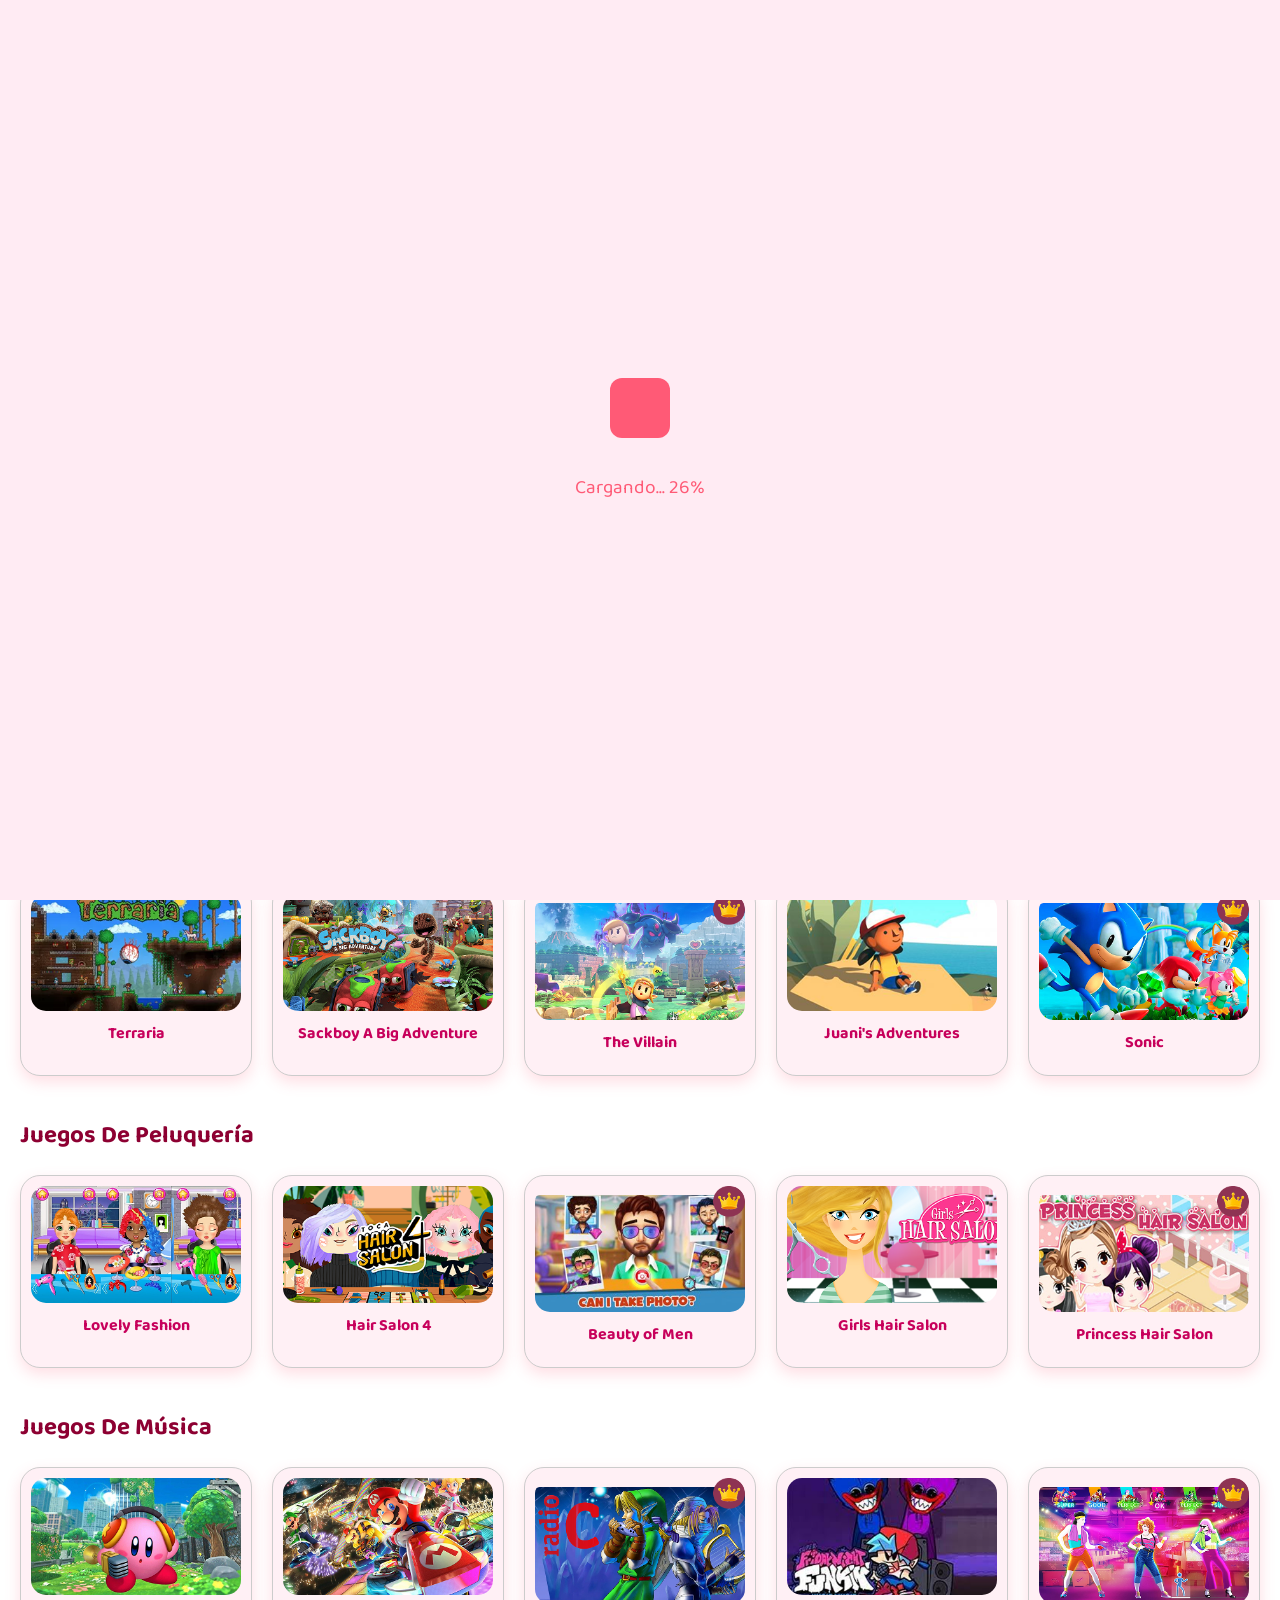
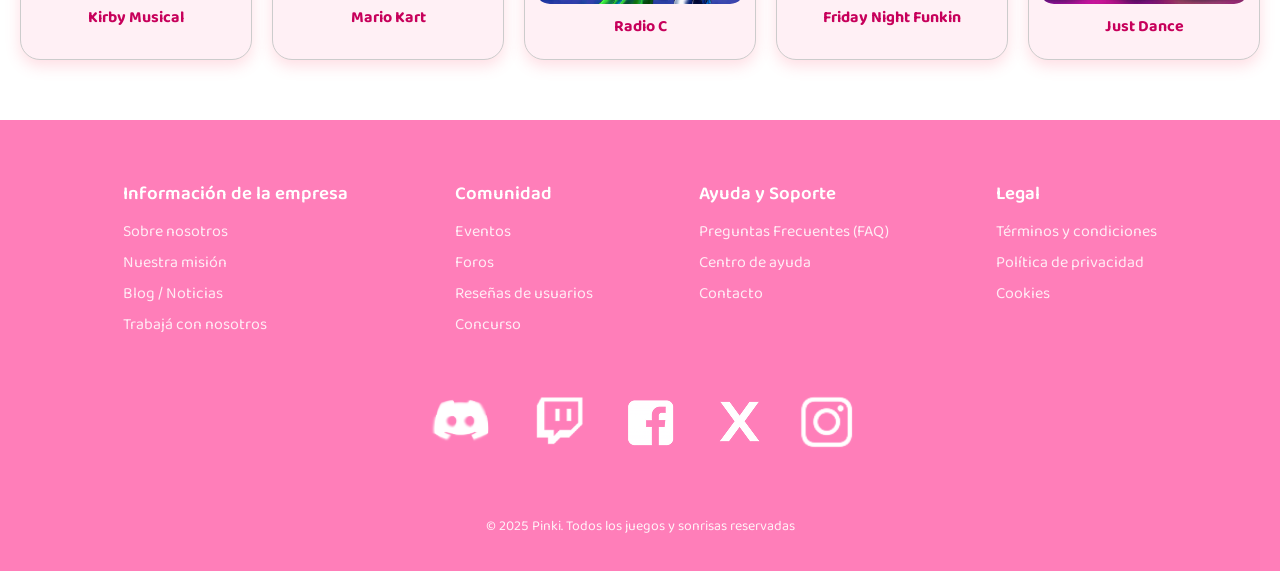
<file: html/index.html>
<!DOCTYPE html>
<html lang="es">
<head>
    <meta charset="UTF-8">
    <meta name="viewport" content="width=device-width, initial-scale=1.0">
    <title>Pinki - Página de Inicio</title>
    <link rel="stylesheet" href="../css/styles.css" > <!-- Ruta al archivo CSS -->
    <link href="https://fonts.googleapis.com/css2?family=Baloo+2:wght@400;600;700&display=swap" rel="stylesheet">
</head>

<body>
    <!-- LOADER SIMULADO -->
<div id="loader">
  <div class="loader-content">
    <div class="spinner"></div>
    <p class="loading-text">Cargando... <span id="progress">0%</span></p>
  </div>
</div>
    <!-- Encabezado -->
    <header class="header">
        <button class="menu-button">
            <img src="../img/menu.png" alt="Menú">
        </button>
        <div class="logo">
            <img src="../img/logo.png" alt="Pinki">
        </div>
        <div class="search">
            <input type="text" placeholder="">
        </div>
        <a href="index.html" class="home-link">
            <img src="../img/icon.png" alt="Inicio">
        </a>
    </header>

    <!-- Menú lateral -->
    <aside class="sidebar">
        <div class="user-info">
            <img src="../img/user-icon.png" alt="">
            <p>princesa123</p>
        </div>
        <nav class="menu">
            <ul>
            <li><img src="../img/beach-icon.png" alt="Juegos de Playa" >playa</li>
            <li><img src="../img/travel-icon.png" alt="Juegos de Viajes">viajes</li>
            <li><img src="../img/cooking-icon.png" alt="Juegos de Cocina">cocina</li>
            <li><img src="../img/clothing-icon.png" alt="Juegos de Ropa">ropa</li>
            <li><img src="../img/music-icon.png" alt="Juegos de Musica">música</li>
            <li><img src="../img/magic-icon.png" alt="Juegos de Magia">magia</li>
            </ul>
        </nav>
    </aside>

    <!-- Fondo semitransparente para cerrar el menú -->
    <div class="overlay"></div>

    
    <!-- Contenido principal -->
    <main class="main-content">
        <section class="games-section">
  <h2>Juegos Destacados</h2>

  <div class="carousel-container">
    <button class="carousel-btn prev">&#10094;</button>

    <div class="carousel-track">
      <div class="game-card">
        <img src="../img/peg.png" alt="Peg Solitaire - Hello Kitty">
        <p>Peg Solitaire - Hello Kitty</p>
        <button class="play-btn" onclick="location.href='pegSolitarie.html'">Jugar</button>
      </div>
      <div class="game-card">
        <img src="../img/frozenCard.png" alt="Blocka">
        <p>Blocka-Frozen</p>
        <button class="play-btn" onclick="location.href='blocka.html'">Jugar</button>
      </div>
      <div class="game-card">
        <img src="../img/draw-cats.png" alt="Draw Cats">
        <p>Draw Cats</p>
        <button class="play-btn">Comprar</button>
      </div>
      <div class="game-card">
        <img src="../img/bird.png" alt="Bird">
        <p>Flappy Bird</p>
        <button class="play-btn" onclick="location.href='flappyBird.html'">Jugar</button>
      </div>
      <div class="game-card">
        <img src="../img/princess-peach.png" alt="Princess Peach">
        <p>Princess Peach</p>
        <button class="play-btn">Comprar</button>
      </div>
    </div>

    <button class="carousel-btn next">&#10095;</button>
  </div>

  
</section>

          <!-- Sección: Juegos de Moda -->
        <section class="games-section">
            <h2>Juegos De Moda</h2>
            <div class="games-grid">
                <div class="game-card">
                    <img src="../img/cooking-with-laura.png" alt="Cooking with Laura">
                    <p>Cooking with Laura</p>
                    <button class="play-btn">Jugar</button>
                </div>
                <div class="game-card">
                    <img src="../img/glam-girl.png" alt="Glam Girl">
                    <p>Glam Girl</p>
                    <button class="play-btn">Jugar</button>
                </div>
                <div class="game-card">
                    <img src="../img/fun-afternoon.png" alt="Fun Afternoon">
                    <p>Fun Afternoon</p>
                    <button class="play-btn">Comprar</button>
                </div>
                <div class="game-card">
                    <img src="../img/adventures-of-barbie.png" alt="The Adventures of Barbie">
                    <p>The Adventures of Barbie</p>
                    <button class="play-btn">Jugar</button>
                </div>
                <div class="game-card">
                    <img src="../img/barbie-project-friendship.png" alt="Barbie Project Friendship">
                    <p>Barbie Project Friendship</p>
                    <button class="play-btn">Comprar</button>
                </div>
            </div>
        </section>

        <!-- Sección: Juegos de Viajes -->
        <section class="games-section">
            <h2>Juegos De Viajes</h2>
            <div class="games-grid">
                <div class="game-card">
                    <img src="../img/terraria.png" alt="Terraria">
                    <p>Terraria</p>
                    <button class="play-btn">Jugar</button>
                </div>
                <div class="game-card">
                    <img src="../img/sackboy.png" alt="Sackboy A Big Adventure">
                    <p>Sackboy A Big Adventure</p>
                    <button class="play-btn">Jugar</button>
                </div>
                <div class="game-card">
                    <img src="../img/the-villain.png" alt="The Villain">
                    <p>The Villain</p>
                    <button class="play-btn">Comprar</button>
                </div>
                <div class="game-card">
                    <img src="../img/juani-adventures.png" alt="Juani's Adventures">
                    <p>Juani's Adventures</p>
                    <button class="play-btn">Jugar</button>
                </div>
                <div class="game-card">
                    <img src="../img/sonic.png" alt="Sonic">
                    <p>Sonic</p>
                    <button class="play-btn">Comprar</button>
                </div>
            </div>
        </section>

        <!-- Sección: Juegos de Peluquería -->
        <section class="games-section">
            <h2>Juegos De Peluquería</h2>
            <div class="games-grid">
                <div class="game-card">
                    <img src="../img/lovely-fashion.png" alt="Lovely Fashion">
                    <p>Lovely Fashion</p>
                    <button class="play-btn">Jugar</button>
                </div>
                <div class="game-card">
                    <img src="../img/hair-salon-4.png" alt="Hair Salon 4">
                    <p>Hair Salon 4</p>
                    <button class="play-btn">Jugar</button>
                </div>
                <div class="game-card">
                    <img src="../img/beauty-of-men.png" alt="Beauty of Men">
                    <p>Beauty of Men</p>
                    <button class="play-btn">Comprar</button>
                </div>
                <div class="game-card">
                    <img src="../img/girls-hair-salon.png" alt="Girls Hair Salon">
                    <p>Girls Hair Salon</p>
                    <button class="play-btn">Jugar</button>
                </div>
                <div class="game-card">
                    <img src="../img/princess-hair-salon.png" alt="Princess Hair Salon">
                    <p>Princess Hair Salon</p>
                    <button class="play-btn">Comprar</button>
                </div>
            </div>
        </section>

        <!-- Sección: Juegos de Música -->
        <section class="games-section">
            <h2>Juegos De Música</h2>
            <div class="games-grid">
                <div class="game-card">
                    <img src="../img/kirby-musical.png" alt="Kirby Musical">
                    <p>Kirby Musical</p>
                    <button class="play-btn">Jugar</button>
                </div>
                <div class="game-card">
                    <img src="../img/mario-kart.png" alt="Mario Kart">
                    <p>Mario Kart</p>
                    <button class="play-btn">Jugar</button>
                </div>
                <div class="game-card">
                    <img src="../img/radio-c.png" alt="Radio C">
                    <p>Radio C</p>
                    <button class="play-btn">Comprar</button>
                </div>
                <div class="game-card">
                    <img src="../img/friday-night-funkin.png" alt="Friday Night Funkin">
                    <p>Friday Night Funkin</p>
                    <button class="play-btn">Jugar</button>
                </div>
                <div class="game-card">
                    <img src="../img/just-dance.png" alt="Just Dance">
                    <p>Just Dance</p>
                    <button class="play-btn">Comprar</button>
                </div>
            </div>
        </section>
    </main>

    <!-- Pie de página -->
 <footer class="footer">
  <div class="footer-container">
    <div class="footer-column">
      <h3>Información de la empresa</h3>
      <ul>
        <li><a href="#">Sobre nosotros</a></li>
        <li><a href="#">Nuestra misión</a></li>
        <li><a href="#">Blog / Noticias</a></li>
        <li><a href="#">Trabajá con nosotros</a></li>
      </ul>
    </div>

    <div class="footer-column">
      <h3>Comunidad</h3>
      <ul>
        <li><a href="#">Eventos</a></li>
        <li><a href="#">Foros</a></li>
        <li><a href="#">Reseñas de usuarios</a></li>
        <li><a href="#">Concurso</a></li>
      </ul>
    </div>

    <div class="footer-column">
      <h3>Ayuda y Soporte</h3>
      <ul>
        <li><a href="#">Preguntas Frecuentes (FAQ)</a></li>
        <li><a href="#">Centro de ayuda</a></li>
        <li><a href="#">Contacto</a></li>
      </ul>
    </div>

    <div class="footer-column">
      <h3>Legal</h3>
      <ul>
        <li><a href="#">Términos y condiciones</a></li>
        <li><a href="#">Política de privacidad</a></li>
        <li><a href="#">Cookies</a></li>
      </ul>
    </div>
 </div>

    <div class="social-icons">
        <a href="#"><img src="../img/discord.png" alt="Discord"></a>
        <a href="#"><img src="../img/twich.png" alt="Twitch"></a>
        <a href="#"><img src="../img/facebook.png" alt="Facebook"></a>
        <a href="#"><img src="../img/twitter.png" alt="X"></a>
        <a href="#"><img src="../img/instagram.png" alt="Instagram"></a>
    </div>
 
    <p class="footer-copy">© 2025 Pinki. Todos los juegos y sonrisas reservadas</p>
</footer>



<script src="../js/main.js"></script>
</body>
</html>
</file>
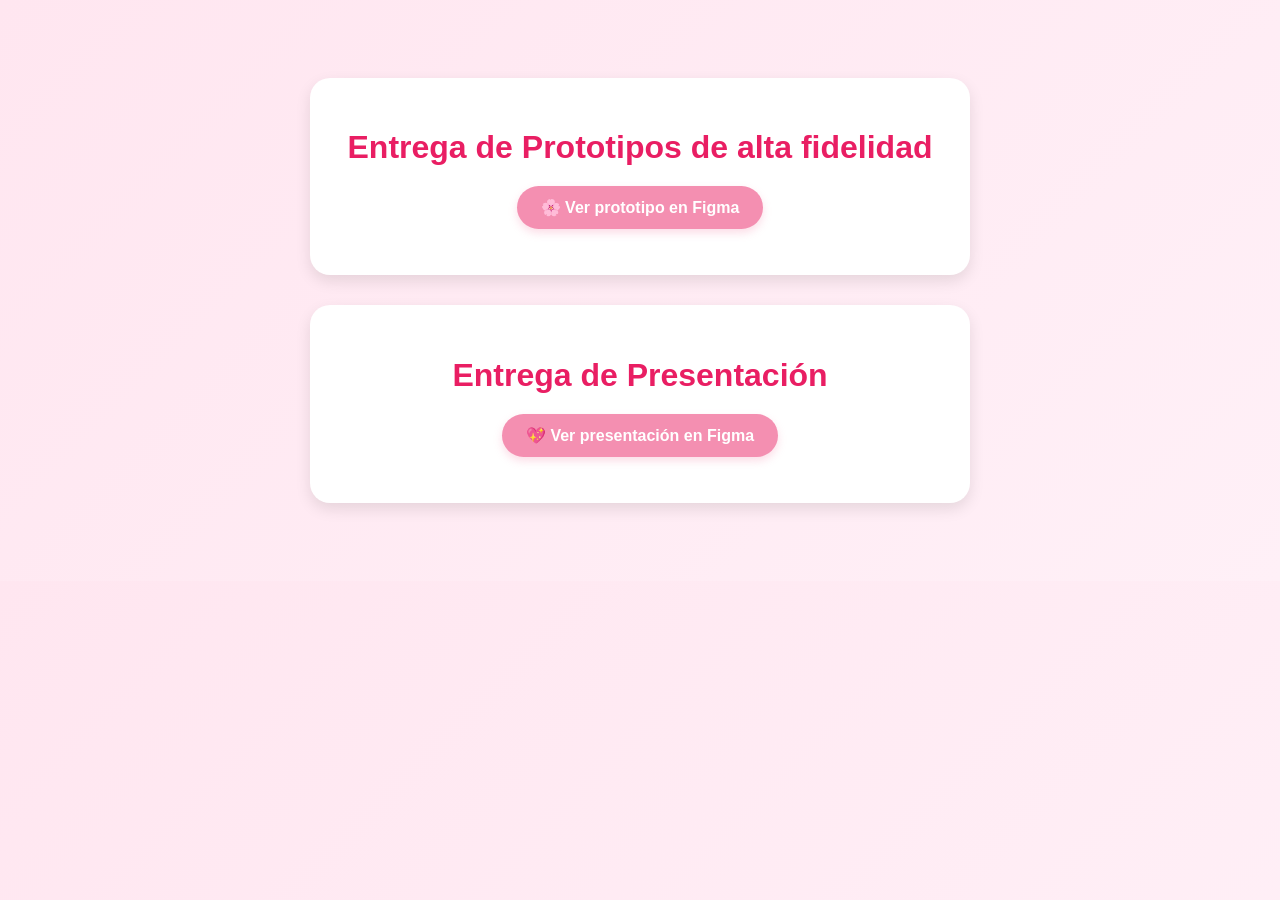
<file: figma.html>
<!DOCTYPE html>
<html lang="es">
<head>
  <meta charset="UTF-8">
  <meta name="viewport" content="width=device-width, initial-scale=1.0">
  <title>Entrega Nº1</title>
  <style>
    body {
      font-family: "Segoe UI", Arial, sans-serif;
      padding: 40px;
      background: linear-gradient(135deg, #ffe6f0, #fff0f7);
      color: #4a2c4c;
      text-align: center;
    }

    h1 {
      color: #e91e63;
      margin-bottom: 20px;
    }

    ul {
      list-style: none;
      padding: 0;
    }

    li {
      margin: 15px 0;
    }

    a {
      display: inline-block;
      padding: 12px 24px;
      border-radius: 30px;
      background-color: #f48fb1;
      color: white;
      font-weight: bold;
      text-decoration: none;
      transition: all 0.3s ease;
      box-shadow: 0 4px 8px rgba(244, 143, 177, 0.3);
    }

    a:hover {
      background-color: #ec407a;
      transform: translateY(-2px);
      box-shadow: 0 6px 12px rgba(236, 64, 122, 0.4);
    }

    .card {
      background: white;
      border-radius: 20px;
      padding: 30px;
      margin: 30px auto;
      max-width: 600px;
      box-shadow: 0 6px 15px rgba(0,0,0,0.1);
    }
  </style>
</head>
<body>
  <div class="card">
    <h1>Entrega de Prototipos de alta fidelidad</h1>
    <ul>
      <li>
        <a href="https://www.figma.com/design/PtU7GW13QwHUPRXmFco2ZA/interfaces?node-id=0-1&t=1teTfTjZM6A0VelZ-1" target="_blank">
          🌸 Ver prototipo en Figma
        </a>
      </li>
    </ul>
  </div>

  <div class="card">
    <h1>Entrega de Presentación</h1>
    <ul>
      <li>
        <a href="https://www.figma.com/proto/PtU7GW13QwHUPRXmFco2ZA/interfaces?node-id=43-7&t=48mcH6fiFnSCxy5K-1&scaling=min-zoom&content-scaling=fixed&page-id=43%3A5&starting-point-node-id=43%3A7&show-proto-sidebar=1" target="_blank">
          💖 Ver presentación en Figma
        </a>
      </li>
    </ul>
  </div>
</body>
</html>
</file>
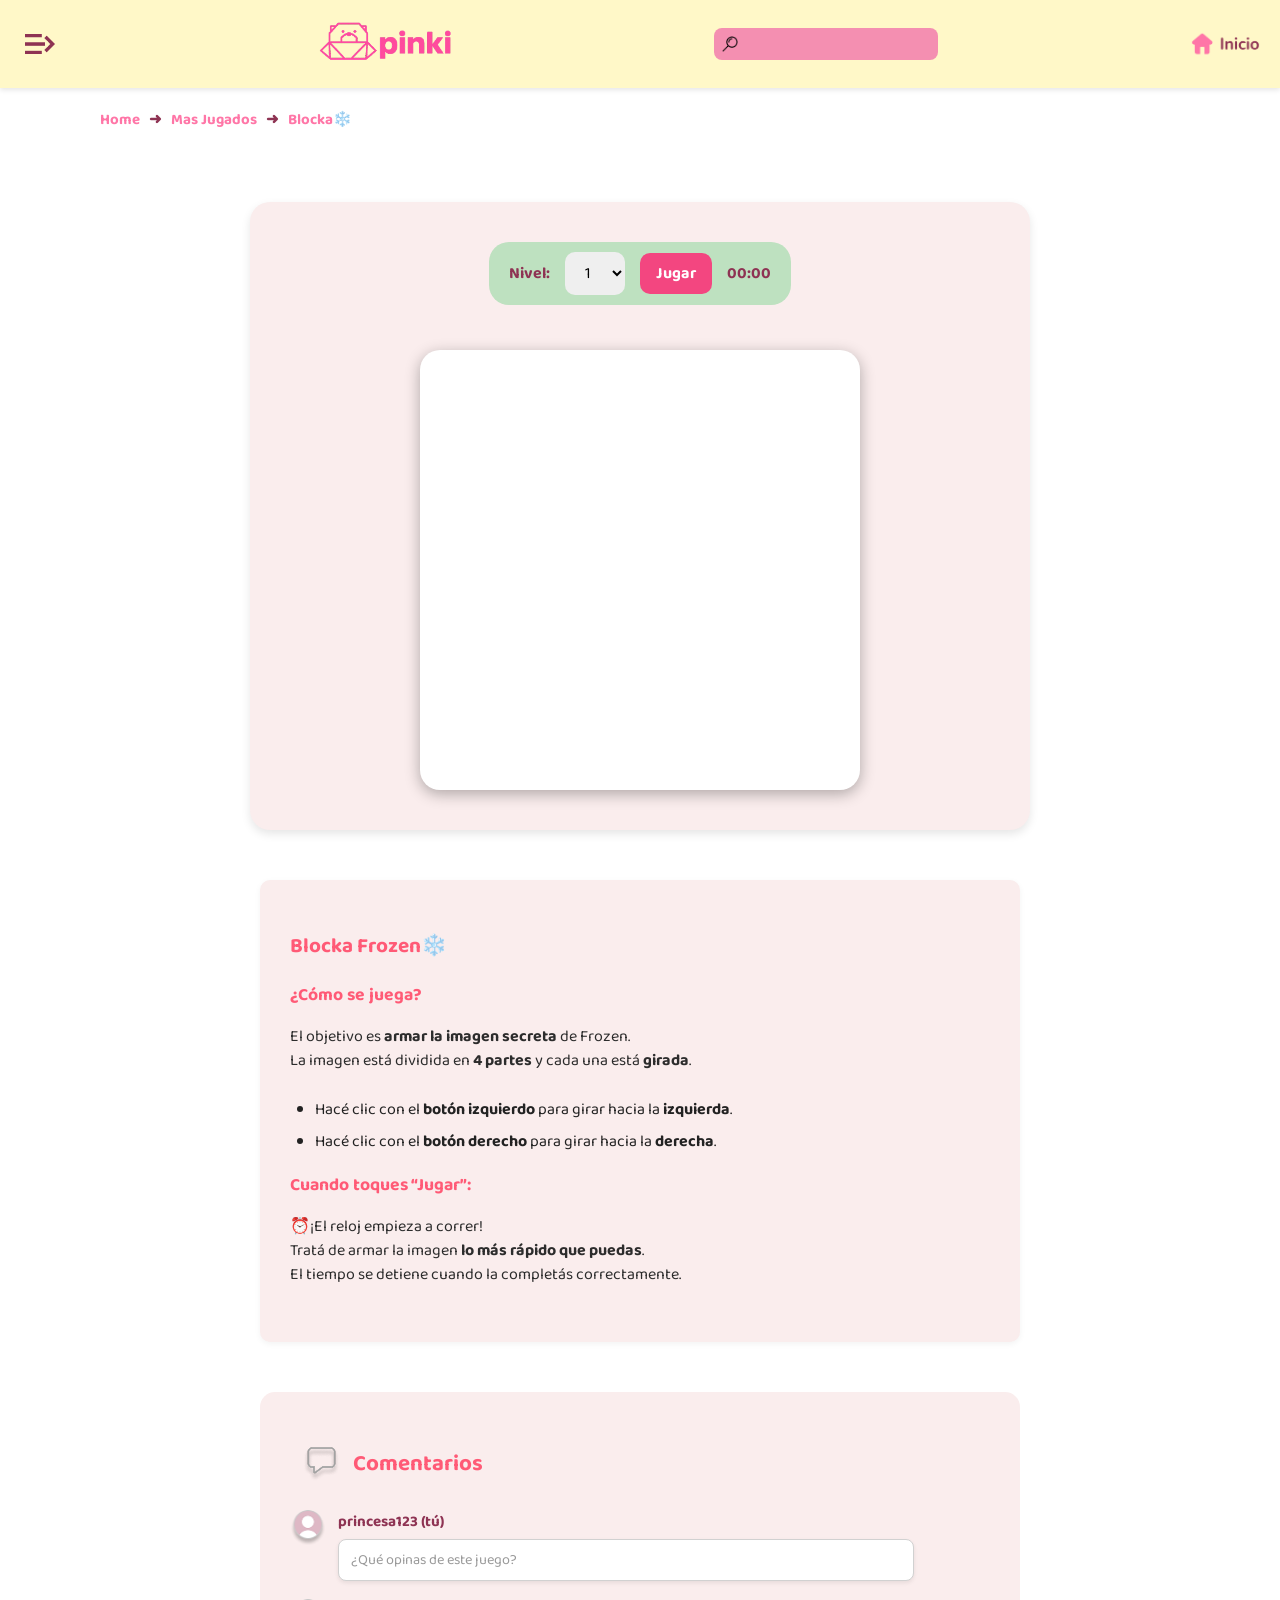
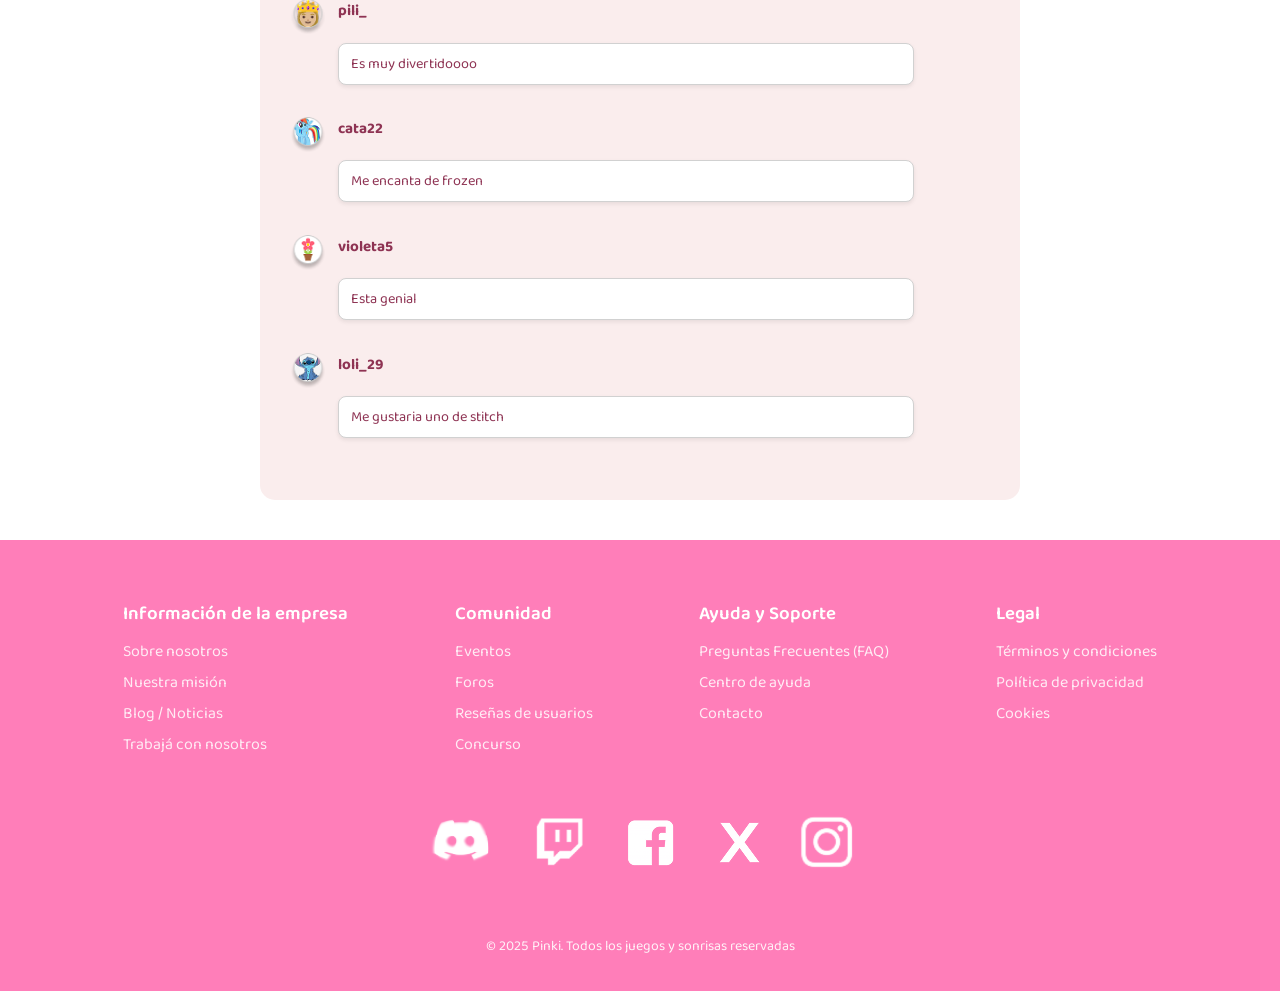
<file: html/blocka.html>
<!DOCTYPE html>
<html lang="es">
<head>
  <meta charset="UTF-8">
  <meta name="viewport" content="width=device-width, initial-scale=1.0">
  <title>Pinki - Blocka</title>
  <link rel="stylesheet" href="../css/blocka.css">
  <link href="https://fonts.googleapis.com/css2?family=Baloo+2:wght@400;600;700&display=swap" rel="stylesheet">
</head>
<body>

   <!-- Encabezado -->
    <header class="header">
        <button class="menu-button">
            <img src="../img/menu.png" alt="Menú">
        </button>
        <div class="logo">
            <img src="../img/logo.png" alt="Pinki">
        </div>
        <div class="search">
            <input type="text" placeholder="">
        </div>
        <a href="index.html" class="home-link">
          <img src="../img/icon.png" alt="Inicio">
        </a>
    </header>

    <!-- Menú lateral -->
    <aside class="sidebar">
        <div class="user-info">
            <img src="../img/user-icon.png" alt="">
            <p>princesa123</p>
        </div>
        <nav class="menu">
            <ul>
            <li><img src="../img/beach-icon.png" alt="Juegos de Playa">playa</li>
            <li><img src="../img/travel-icon.png" alt="Juegos de Viajes">viajes</li>
            <li><img src="../img/cooking-icon.png" alt="Juegos de Cocina">cocina</li>
            <li><img src="../img/clothing-icon.png" alt="Juegos de Ropa">ropa</li>
            <li><img src="../img/music-icon.png" alt="Juegos de Musica">música</li>
            <li><img src="../img/magic-icon.png" alt="Juegos de Magia">magia</li>
            </ul>
        </nav>
    </aside>

    <!-- Fondo semitransparente para cerrar el menú -->
    <div class="overlay"></div>

    <nav class="breadcrumb">
        <a href="index.html">Home</a>
        <span>➜</span>
        <a href="#">Mas Jugados</a>
        <span>➜</span>
        <a href="blocka.html" class="active">Blocka❄️</a>
    </nav>

    <div class="content-bar"></div>
    <!-- Juego -->
    <main>
        <section class="game-area">
      <div class="controls">
        <label for="level-select">Nivel:</label>
        <select id="level-select">
          <option value="1">1</option>
          <option value="2">2</option>
          <option value="3">3</option>
        </select>
        <button id="play-btn">Jugar</button>
        <span id="timer">00:00</span>
      </div>

      <div id="board" class="board"></div>
    </section>
        <!--Instruccion de juego-->
        <div class="instrucciones">
            <h2>Blocka Frozen❄️</h2>

             <h3>¿Cómo se juega?</h3>
  <p>El objetivo es <strong>armar la imagen secreta</strong> de Frozen.<br>
  La imagen está dividida en <strong>4 partes</strong> y cada una está <strong>girada</strong>.</p>

  <ul>
    <li>Hacé clic con el <strong>botón izquierdo</strong> para girar hacia la <strong>izquierda</strong>.</li>
    <li>Hacé clic con el <strong>botón derecho</strong> para girar hacia la <strong>derecha</strong>.</li>
  </ul>

  <h3>Cuando toques “Jugar”:</h3>
  <p>⏰¡El reloj empieza a correr!<br>
  Tratá de armar la imagen <strong>lo más rápido que puedas</strong>.<br>
  El tiempo se detiene cuando la completás correctamente.</p>
</section>
        </div>

        <!--Comentarios-->
        <div class="comentarios-container">
            <h2><i class="fa-regular fa-comments"></i> <img src="../img/comentario.png" alt=""> Comentarios</h2>

            <div class="comentario usuario-actual">
            <img src="../img/princesa123.png" alt="avatar">
            <div class="comentario-info">
                <p class="nombre"><strong>princesa123</strong> (tú)</p>
                <input type="text" placeholder="¿Qué opinas de este juego?">
            </div>
            </div>

        <div class="comentario">
            <img src="../img/juani04.png" alt="avatar">
            <div class="comentario-info">
            <p class="nombre">pili_</p>
            <p class="mensaje">Es muy divertidoooo</p>
            </div>
        </div>

        <div class="comentario">
            <img src="../img/luli11.png" alt="avatar">
            <div class="comentario-info">
                <p class="nombre">cata22</p>
                <p class="mensaje">Me encanta de frozen</p>
            </div>
        </div>

        <div class="comentario">
            <img src="../img/violeta5.png" alt="avatar">
            <div class="comentario-info">
                <p class="nombre">violeta5</p>
                <p class="mensaje">Esta genial</p>
            </div>
        </div>

        <div class="comentario">
            <img src="../img/loli_29.png" alt="avatar">
            <div class="comentario-info">
                <p class="nombre">loli_29</p>
                <p class="mensaje">Me gustaria uno de stitch</p>
            </div>
        </div>
        </div>

    </main>

    <!-- FOOTER -->
    <footer class="footer">
        <div class="footer-container">
            <div class="footer-column">
            <h3>Información de la empresa</h3>
            <ul>
                <li><a href="#">Sobre nosotros</a></li>
                <li><a href="#">Nuestra misión</a></li>
                <li><a href="#">Blog / Noticias</a></li>
                <li><a href="#">Trabajá con nosotros</a></li>
            </ul>
            </div>

            <div class="footer-column">
            <h3>Comunidad</h3>
            <ul>
                <li><a href="#">Eventos</a></li>
                <li><a href="#">Foros</a></li>
                <li><a href="#">Reseñas de usuarios</a></li>
                <li><a href="#">Concurso</a></li>
            </ul>
            </div>

            <div class="footer-column">
            <h3>Ayuda y Soporte</h3>
            <ul>
                <li><a href="#">Preguntas Frecuentes (FAQ)</a></li>
                <li><a href="#">Centro de ayuda</a></li>
                <li><a href="#">Contacto</a></li>
            </ul>
            </div>

            <div class="footer-column">
            <h3>Legal</h3>
            <ul>
                <li><a href="#">Términos y condiciones</a></li>
                <li><a href="#">Política de privacidad</a></li>
                <li><a href="#">Cookies</a></li>
            </ul>
            </div>
        </div>

            <div class="social-icons">
                <a href="#"><img src="../img/discord.png" alt="Discord"></a>
                <a href="#"><img src="../img/twich.png" alt="Twitch"></a>
                <a href="#"><img src="../img/facebook.png" alt="Facebook"></a>
                <a href="#"><img src="../img/twitter.png" alt="X"></a>
                <a href="#"><img src="../img/instagram.png" alt="Instagram"></a>
            </div>
    
        <p class="footer-copy">© 2025 Pinki. Todos los juegos y sonrisas reservadas</p>
    </footer>

  <script src="../js/blocka.js"></script>
</body>
</html>
</file>
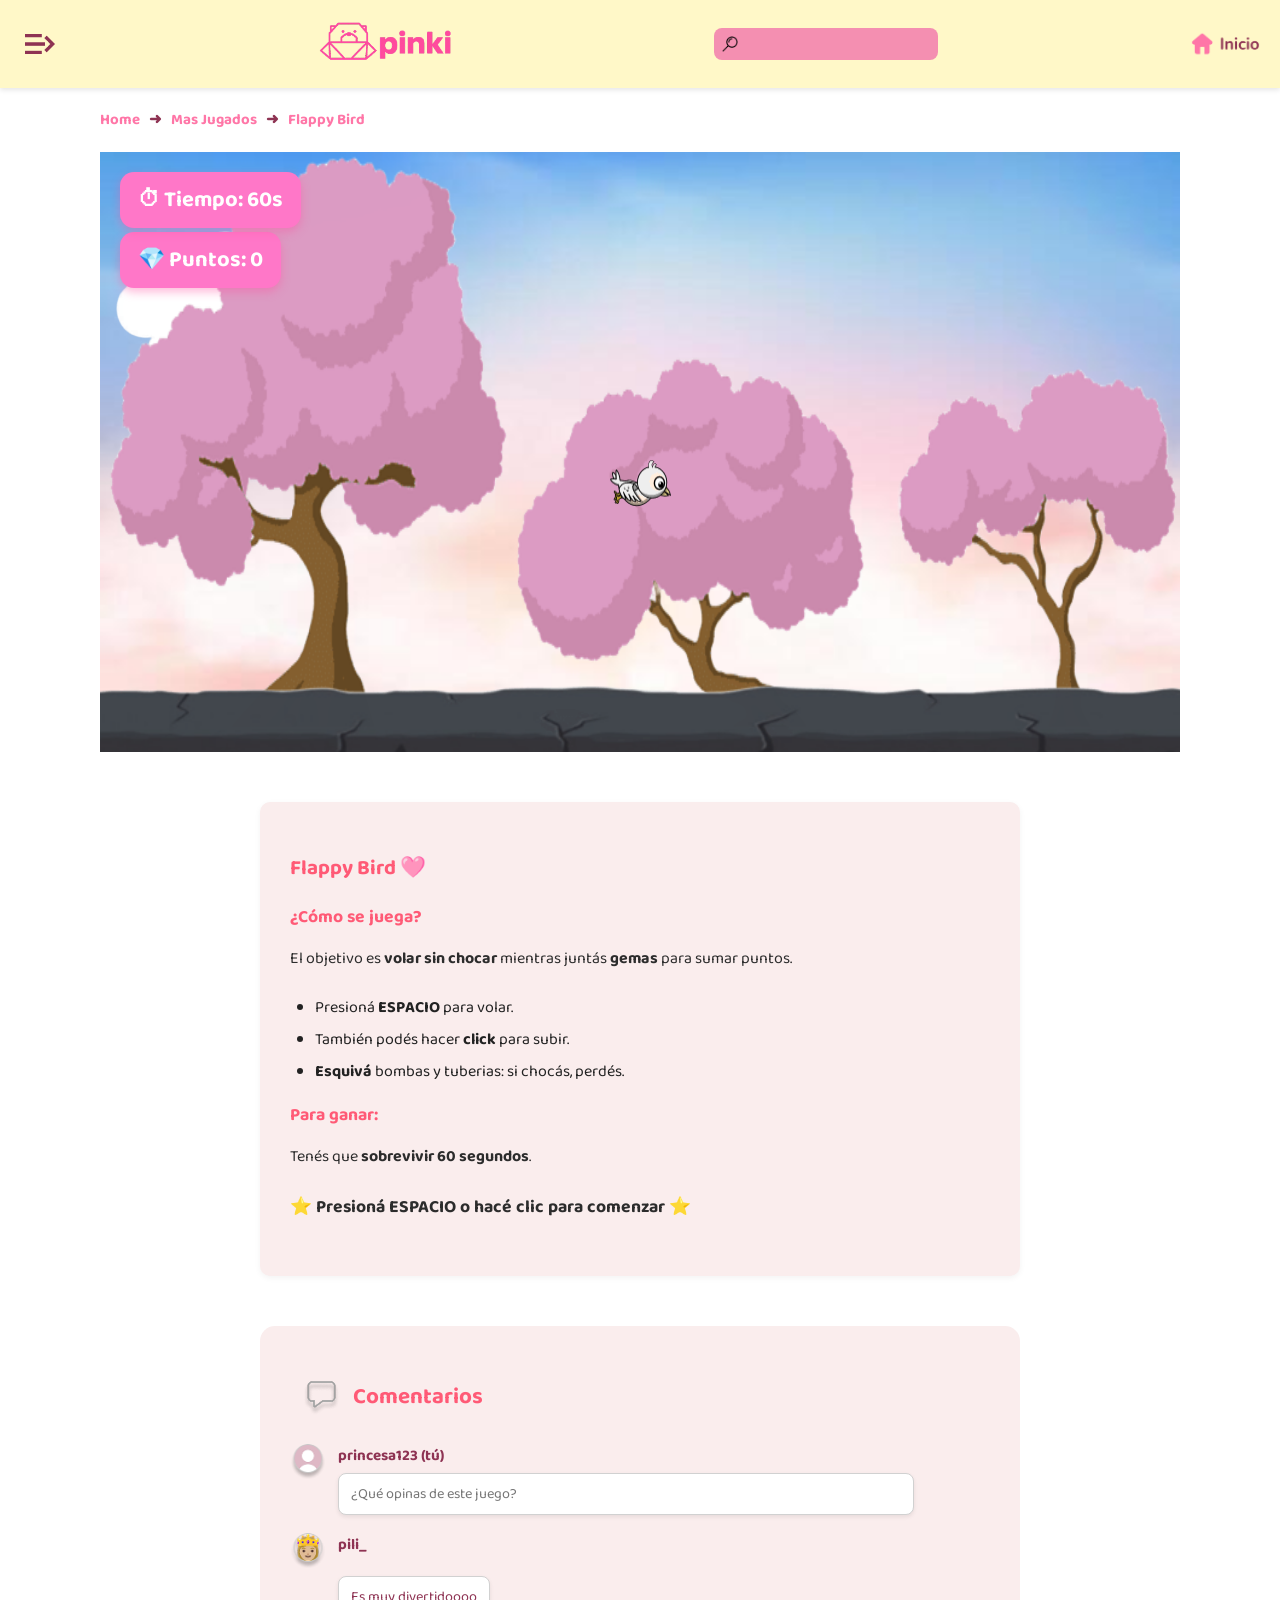
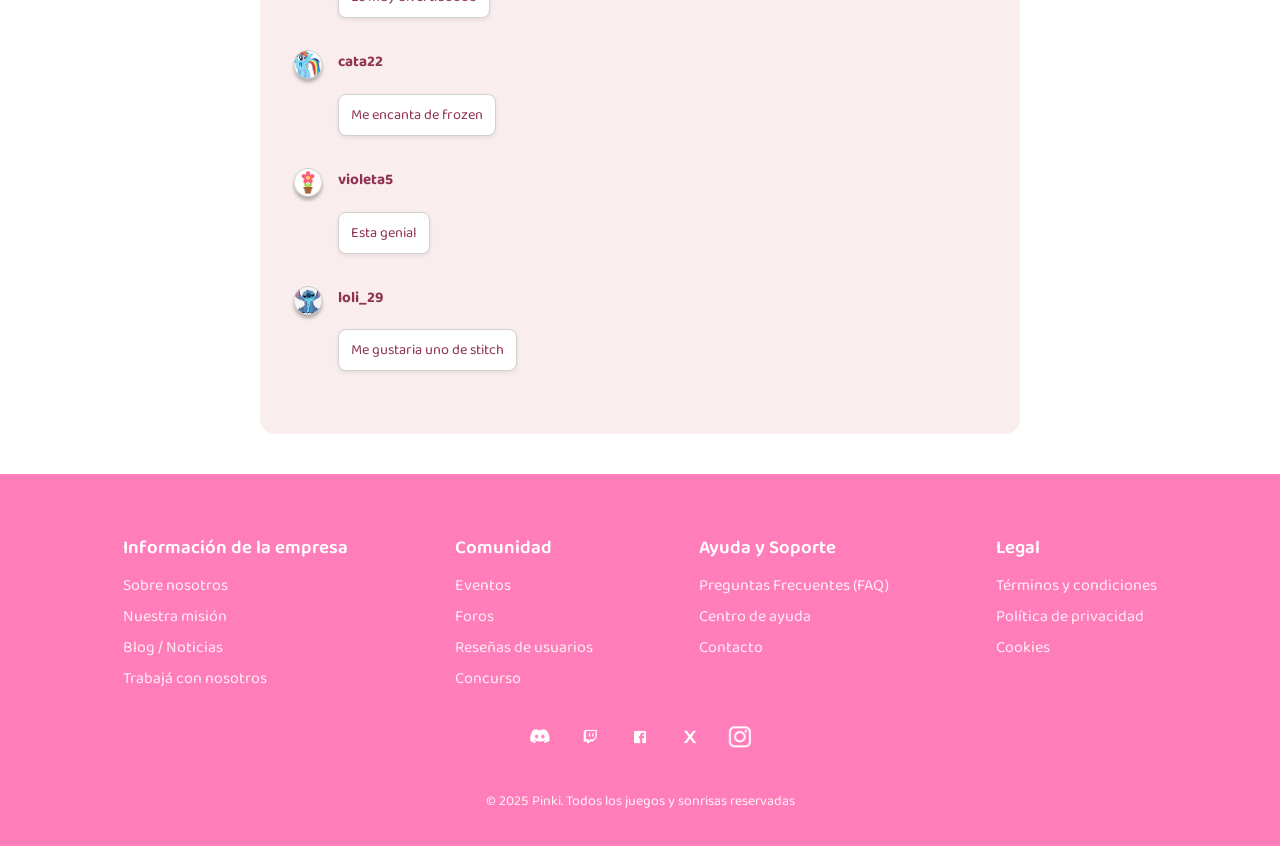
<file: html/flappyBird.html>
<!DOCTYPE html>
<html lang="es">
<head>
  <meta charset="UTF-8">
  <meta name="viewport" content="width=device-width, initial-scale=1.0">
  <title>Pinki - Flappy Bird</title>
  <link rel="stylesheet" href="../css/flappyBird.css">
  <link href="https://fonts.googleapis.com/css2?family=Baloo+2:wght@400;600;700&display=swap" rel="stylesheet">
</head>
<body>

   <!-- Encabezado -->
    <header class="header">
        <button class="menu-button">
            <img src="../img/menu.png" alt="Menú">
        </button>
        <div class="logo">
            <img src="../img/logo.png" alt="Pinki">
        </div>
        <div class="search">
            <input type="text" placeholder="">
        </div>
        <a href="index.html" class="home-link">
          <img src="../img/icon.png" alt="Inicio">
        </a>
    </header>

    <!-- Menú lateral -->
    <aside class="sidebar">
        <div class="user-info">
            <img src="../img/user-icon.png" alt="">
            <p>princesa123</p>
        </div>
        <nav class="menu">
            <ul>
            <li><img src="../img/beach-icon.png" alt="Juegos de Playa">playa</li>
            <li><img src="../img/travel-icon.png" alt="Juegos de Viajes">viajes</li>
            <li><img src="../img/cooking-icon.png" alt="Juegos de Cocina">cocina</li>
            <li><img src="../img/clothing-icon.png" alt="Juegos de Ropa">ropa</li>
            <li><img src="../img/music-icon.png" alt="Juegos de Musica">música</li>
            <li><img src="../img/magic-icon.png" alt="Juegos de Magia">magia</li>
            </ul>
        </nav>
    </aside>

    <!-- Fondo semitransparente para cerrar el menú -->
    <div class="overlay"></div>

    <nav class="breadcrumb">
        <a href="index.html">Home</a>
        <span>➜</span>
        <a href="#">Mas Jugados</a>
        <span>➜</span>
        <a href="flappyBird.html" class="active">Flappy Bird</a>
    </nav>

<main>
    <div class="game-container">
        <div class="game-container__image" id="flappy-eagle-container">
            <!-- JUEGO (solo UNA VEZ, sin duplicados) -->
            <div class="flappyeagle-embed" data-fe aria-label="Área de juego Flappy Pinki" role="application">

                <!-- PARALLAX -->
                <div class="fe-bg-layer" id="fe-bg-1" data-speed="0.15"></div>
                <div class="fe-bg-layer fe-bg-layer--copy" id="fe-bg-1-copy" data-speed="0.15"></div>

                <div class="fe-bg-layer" id="fe-bg-2" data-speed="0.30"></div>
                <div class="fe-bg-layer fe-bg-layer--copy" id="fe-bg-2-copy" data-speed="0.30"></div>

                <div class="fe-bg-layer" id="fe-bg-5" data-speed="0.55"></div>
                <div class="fe-bg-layer fe-bg-layer--copy" id="fe-bg-5-copy" data-speed="0.55"></div>

                <div class="fe-bg-layer" id="fe-bg-3" data-speed="0.75"></div>
                <div class="fe-bg-layer fe-bg-layer--copy" id="fe-bg-3-copy" data-speed="0.75"></div>

                <div class="fe-bg-layer" id="fe-bg-4" data-speed="1.00"></div>
                <div class="fe-bg-layer fe-bg-layer--copy" id="fe-bg-4-copy" data-speed="1.00"></div>

                <!-- PÁJARO -->
                <div id="fe-bird" role="img" aria-label="Pájaro jugador"></div>

                <!-- POWERUP -->
                <div id="fe-powerup" class="fe-powerup" aria-hidden="true">
                    <span class="fe-powerup-label">¡Escudo!</span>
                </div>

                <!-- UI -->
                <div id="fe-score" aria-live="polite">Puntos: 0</div>
                <div id="fe-timer" aria-live="polite">Tiempo: 60s</div>

                <!-- Objetos que genera JS -->
                <div id="fe-objects" aria-hidden="true"></div>

                <!-- GAME OVER -->
                <div id="fe-game-over" role="dialog" aria-modal="true" aria-hidden="true">
                    <h1 id="fe-game-over-title">¡Juego Terminado!</h1>
                    <p id="fe-final-score"></p>
                    <p id="fe-final-time"></p>
                    <button id="fe-reset-button" type="button">Jugar de Nuevo</button>
                </div>

            </div>
        </div>

        <!-- INSTRUCCIONES ABAJO (como vos querías) -->
        <div class="instrucciones">
            <h2>Flappy Bird 🩷</h2>

            <h3>¿Cómo se juega?</h3>
            <p>
                El objetivo es <strong>volar sin chocar</strong> mientras juntás 
                <strong>gemas</strong> para sumar puntos.
            </p>

            <ul>
                <li>Presioná <strong>ESPACIO</strong> para volar.</li>
                <li>También podés hacer <strong>click</strong> para subir.</li>
                <li><strong>Esquivá</strong> bombas y tuberias: si chocás, perdés.</li>
            </ul>

            <h3>Para ganar:</h3>
            <p>
                Tenés que <strong>sobrevivir 60 segundos</strong>.
            </p>

            <p style="margin-top:16px; font-size:1.1em;">
                ⭐ <strong>Presioná ESPACIO o hacé clic para comenzar</strong> ⭐
            </p>
        </div>

        <!--Comentarios de la pagina-->
        <div class="comentarios-container">
            <h2><i class="fa-regular fa-comments"></i> <img src="../img/comentario.png" alt=""> Comentarios</h2>

            <div class="comentario usuario-actual">
            <img src="../img/princesa123.png" alt="avatar">
            <div class="comentario-info">
                <p class="nombre"><strong>princesa123</strong> (tú)</p>
                <input type="text" placeholder="¿Qué opinas de este juego?">
            </div>
            </div>

        <div class="comentario">
            <img src="../img/juani04.png" alt="avatar">
            <div class="comentario-info">
            <p class="nombre">pili_</p>
            <p class="mensaje">Es muy divertidoooo</p>
            </div>
        </div>

        <div class="comentario">
            <img src="../img/luli11.png" alt="avatar">
            <div class="comentario-info">
                <p class="nombre">cata22</p>
                <p class="mensaje">Me encanta de frozen</p>
            </div>
        </div>

        <div class="comentario">
            <img src="../img/violeta5.png" alt="avatar">
            <div class="comentario-info">
                <p class="nombre">violeta5</p>
                <p class="mensaje">Esta genial</p>
            </div>
        </div>

        <div class="comentario">
            <img src="../img/loli_29.png" alt="avatar">
            <div class="comentario-info">
                <p class="nombre">loli_29</p>
                <p class="mensaje">Me gustaria uno de stitch</p>
            </div>
        </div>
        </div>

    </main>

    <!-- FOOTER -->
    <footer class="footer">
        <div class="footer-container">
            <div class="footer-column">
            <h3>Información de la empresa</h3>
            <ul>
                <li><a href="#">Sobre nosotros</a></li>
                <li><a href="#">Nuestra misión</a></li>
                <li><a href="#">Blog / Noticias</a></li>
                <li><a href="#">Trabajá con nosotros</a></li>
            </ul>
            </div>

            <div class="footer-column">
            <h3>Comunidad</h3>
            <ul>
                <li><a href="#">Eventos</a></li>
                <li><a href="#">Foros</a></li>
                <li><a href="#">Reseñas de usuarios</a></li>
                <li><a href="#">Concurso</a></li>
            </ul>
            </div>

            <div class="footer-column">
            <h3>Ayuda y Soporte</h3>
            <ul>
                <li><a href="#">Preguntas Frecuentes (FAQ)</a></li>
                <li><a href="#">Centro de ayuda</a></li>
                <li><a href="#">Contacto</a></li>
            </ul>
            </div>

            <div class="footer-column">
            <h3>Legal</h3>
            <ul>
                <li><a href="#">Términos y condiciones</a></li>
                <li><a href="#">Política de privacidad</a></li>
                <li><a href="#">Cookies</a></li>
            </ul>
            </div>
        </div>

            <div class="social-icons">
                <a href="#"><img src="../img/discord.png" alt="Discord"></a>
                <a href="#"><img src="../img/twich.png" alt="Twitch"></a>
                <a href="#"><img src="../img/facebook.png" alt="Facebook"></a>
                <a href="#"><img src="../img/twitter.png" alt="X"></a>
                <a href="#"><img src="../img/instagram.png" alt="Instagram"></a>
            </div>
    
        <p class="footer-copy">© 2025 Pinki. Todos los juegos y sonrisas reservadas</p>
    </footer>
   
    <!-- Añadido: popup de victoria -->
    <div id="winPopup" class="win-popup" role="alert" aria-live="assertive" hidden>
         <div class="win-box">¡Felicidades, ganaste!</div>
    </div>

  <!-- solo un archivo JS externo -->
  <script src="../js/flappyBird.js"></script>
</body>
</html>
</file>
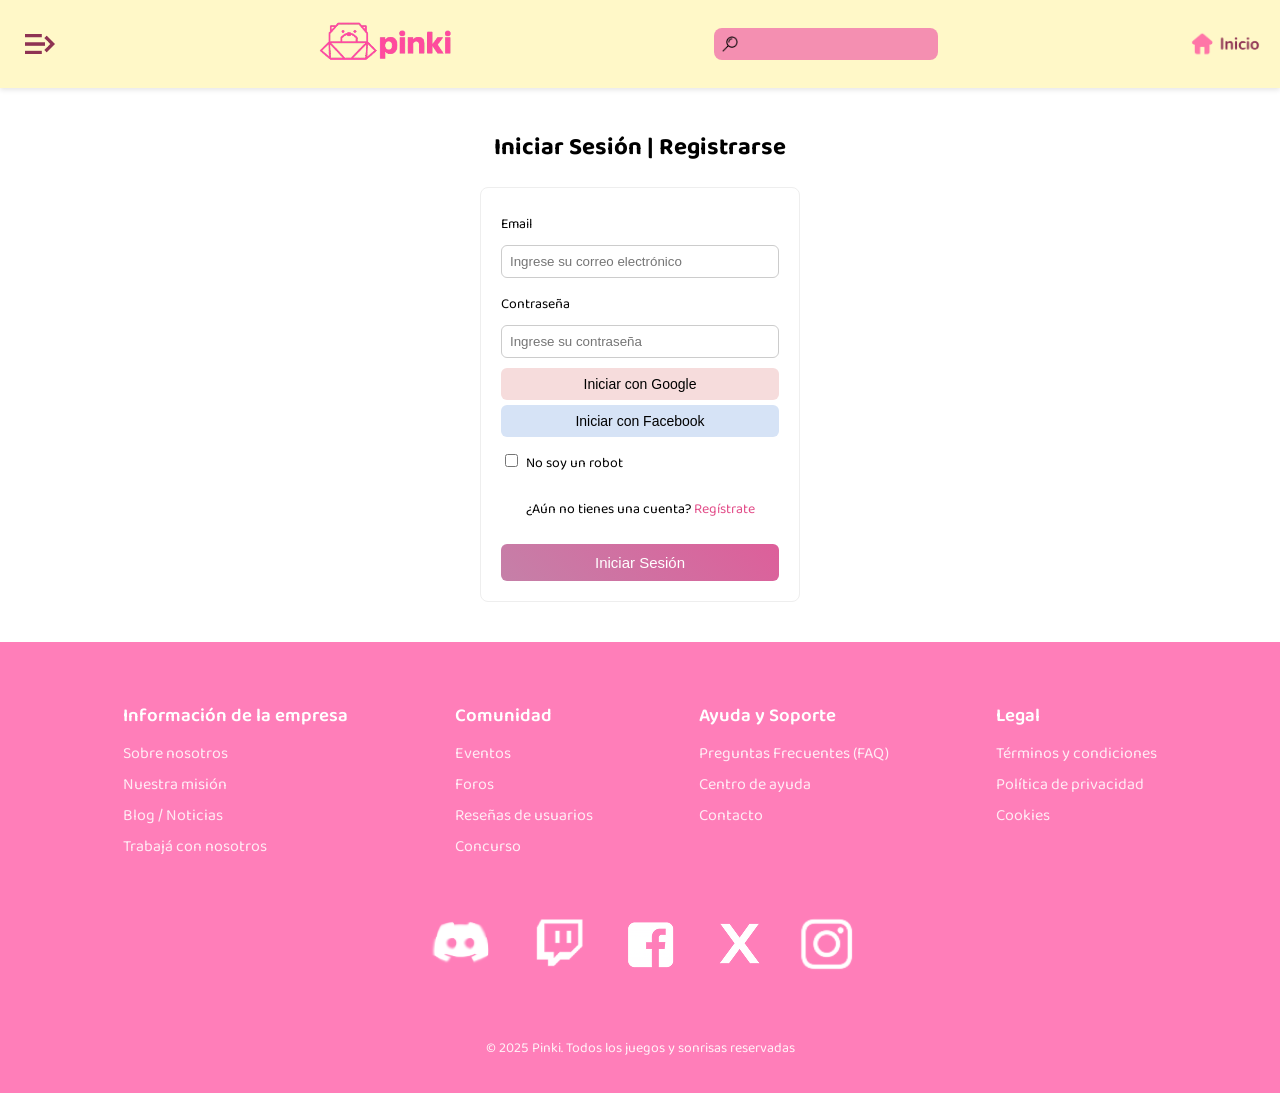
<file: html/login.html>
<!DOCTYPE html>
<html lang="es">
<head>
  <meta charset="UTF-8">
  <meta name="viewport" content="width=device-width, initial-scale=1.0">
  <title>Pinki - Iniciar Sesión</title>
  <link rel="stylesheet" href="../css/login.css">
  <link href="https://fonts.googleapis.com/css2?family=Baloo+2:wght@400;600;700&display=swap" rel="stylesheet">
</head>
<body>

   <!-- Encabezado -->
    <header class="header">
        <button class="menu-button">
            <img src="../img/menu.png" alt="Menú">
        </button>
        <div class="logo">
            <img src="../img/logo.png" alt="Pinki">
        </div>
        <div class="search">
            <input type="text" placeholder="">
        </div>
        <a href="index.html" class="home-link">
          <img src="../img/icon.png" alt="Inicio">
        </a>
    </header>

    <!-- Menú lateral -->
    <aside class="sidebar">
        <div class="user-info">
            <img src="../img/user-icon.png" alt="">
            <p>princesa123</p>
        </div>
        <nav class="menu">
            <ul>
            <li><img src="../img/beach-icon.png" alt="Juegos de Playa">playa</li>
            <li><img src="../img/travel-icon.png" alt="Juegos de Viajes">viajes</li>
            <li><img src="../img/cooking-icon.png" alt="Juegos de Cocina">cocina</li>
            <li><img src="../img/clothing-icon.png" alt="Juegos de Ropa">ropa</li>
            <li><img src="../img/music-icon.png" alt="Juegos de Musica">música</li>
            <li><img src="../img/magic-icon.png" alt="Juegos de Magia">magia</li>
            </ul>
        </nav>
    </aside>

    <!-- Fondo semitransparente para cerrar el menú -->
    <div class="overlay"></div>

  <!-- LOGIN CARD -->
  <main class="login-container">
    <h2>Iniciar Sesión | Registrarse</h2>

    <form class="login-form">
      <label>Email</label>
      <input type="email" placeholder="Ingrese su correo electrónico" required>
      
      <label>Contraseña</label>
      <input type="password" placeholder="Ingrese su contraseña" required>
      
      <div class="oauth">
        <button type="button" class="google-btn">Iniciar con Google</button>
        <button type="button" class="fb-btn">Iniciar con Facebook</button>
      </div>

      <div class="captcha">
        <input type="checkbox" id="captcha">
        <label for="captcha">No soy un robot</label>
      </div>

      <p class="register-text">¿Aún no tienes una cuenta? <a href="./register.html">Regístrate</a></p>

      <button type="submit" class="inicio-btn">Iniciar Sesión</button>
    </form>
  </main>

  <!-- FOOTER -->
 <footer class="footer">
  <div class="footer-container">
    <div class="footer-column">
      <h3>Información de la empresa</h3>
      <ul>
        <li><a href="#">Sobre nosotros</a></li>
        <li><a href="#">Nuestra misión</a></li>
        <li><a href="#">Blog / Noticias</a></li>
        <li><a href="#">Trabajá con nosotros</a></li>
      </ul>
    </div>

    <div class="footer-column">
      <h3>Comunidad</h3>
      <ul>
        <li><a href="#">Eventos</a></li>
        <li><a href="#">Foros</a></li>
        <li><a href="#">Reseñas de usuarios</a></li>
        <li><a href="#">Concurso</a></li>
      </ul>
    </div>

    <div class="footer-column">
      <h3>Ayuda y Soporte</h3>
      <ul>
        <li><a href="#">Preguntas Frecuentes (FAQ)</a></li>
        <li><a href="#">Centro de ayuda</a></li>
        <li><a href="#">Contacto</a></li>
      </ul>
    </div>

    <div class="footer-column">
      <h3>Legal</h3>
      <ul>
        <li><a href="#">Términos y condiciones</a></li>
        <li><a href="#">Política de privacidad</a></li>
        <li><a href="#">Cookies</a></li>
      </ul>
    </div>
 </div>

    <div class="social-icons">
        <a href="#"><img src="../img/discord.png" alt="Discord"></a>
        <a href="#"><img src="../img/twich.png" alt="Twitch"></a>
        <a href="#"><img src="../img/facebook.png" alt="Facebook"></a>
        <a href="#"><img src="../img/twitter.png" alt="X"></a>
        <a href="#"><img src="../img/instagram.png" alt="Instagram"></a>
    </div>
 
    <p class="footer-copy">© 2025 Pinki. Todos los juegos y sonrisas reservadas</p>
</footer>

  <script src="../js/login.js"></script>
</body>
</html>
</file>
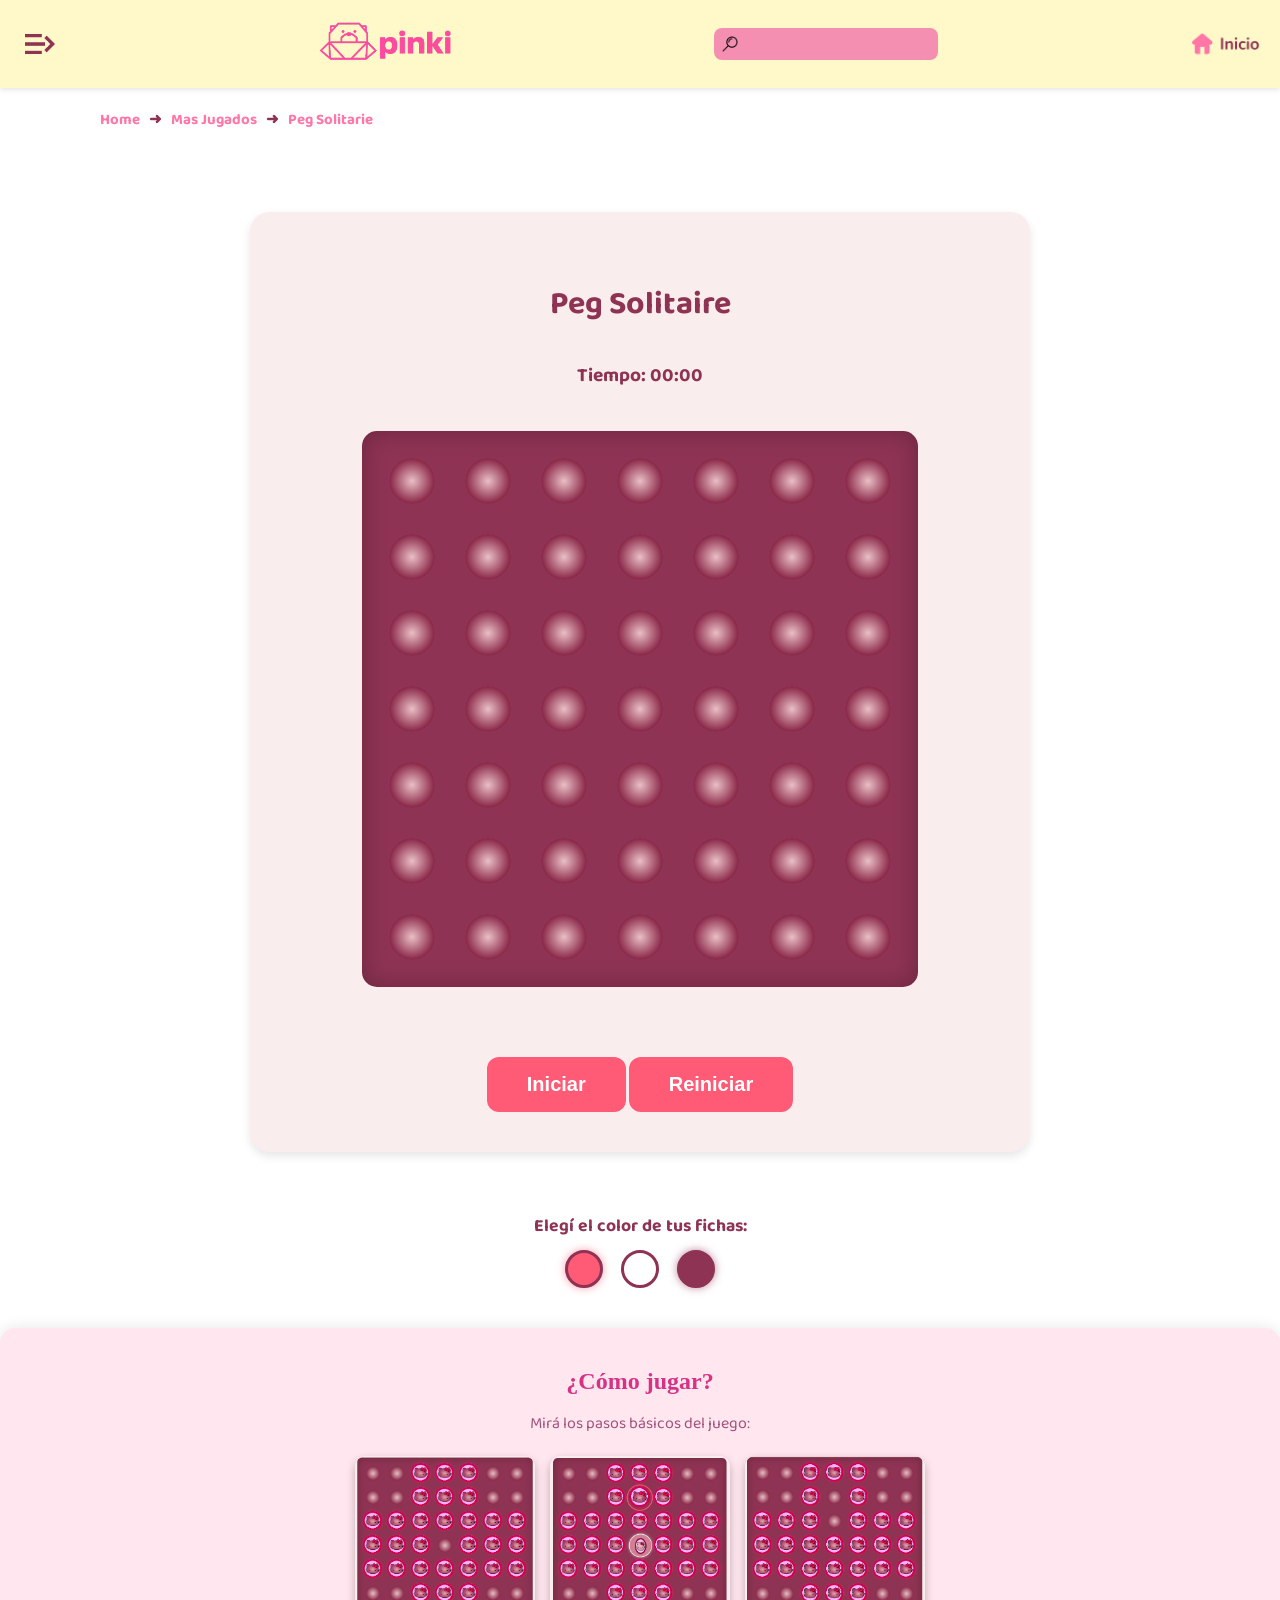
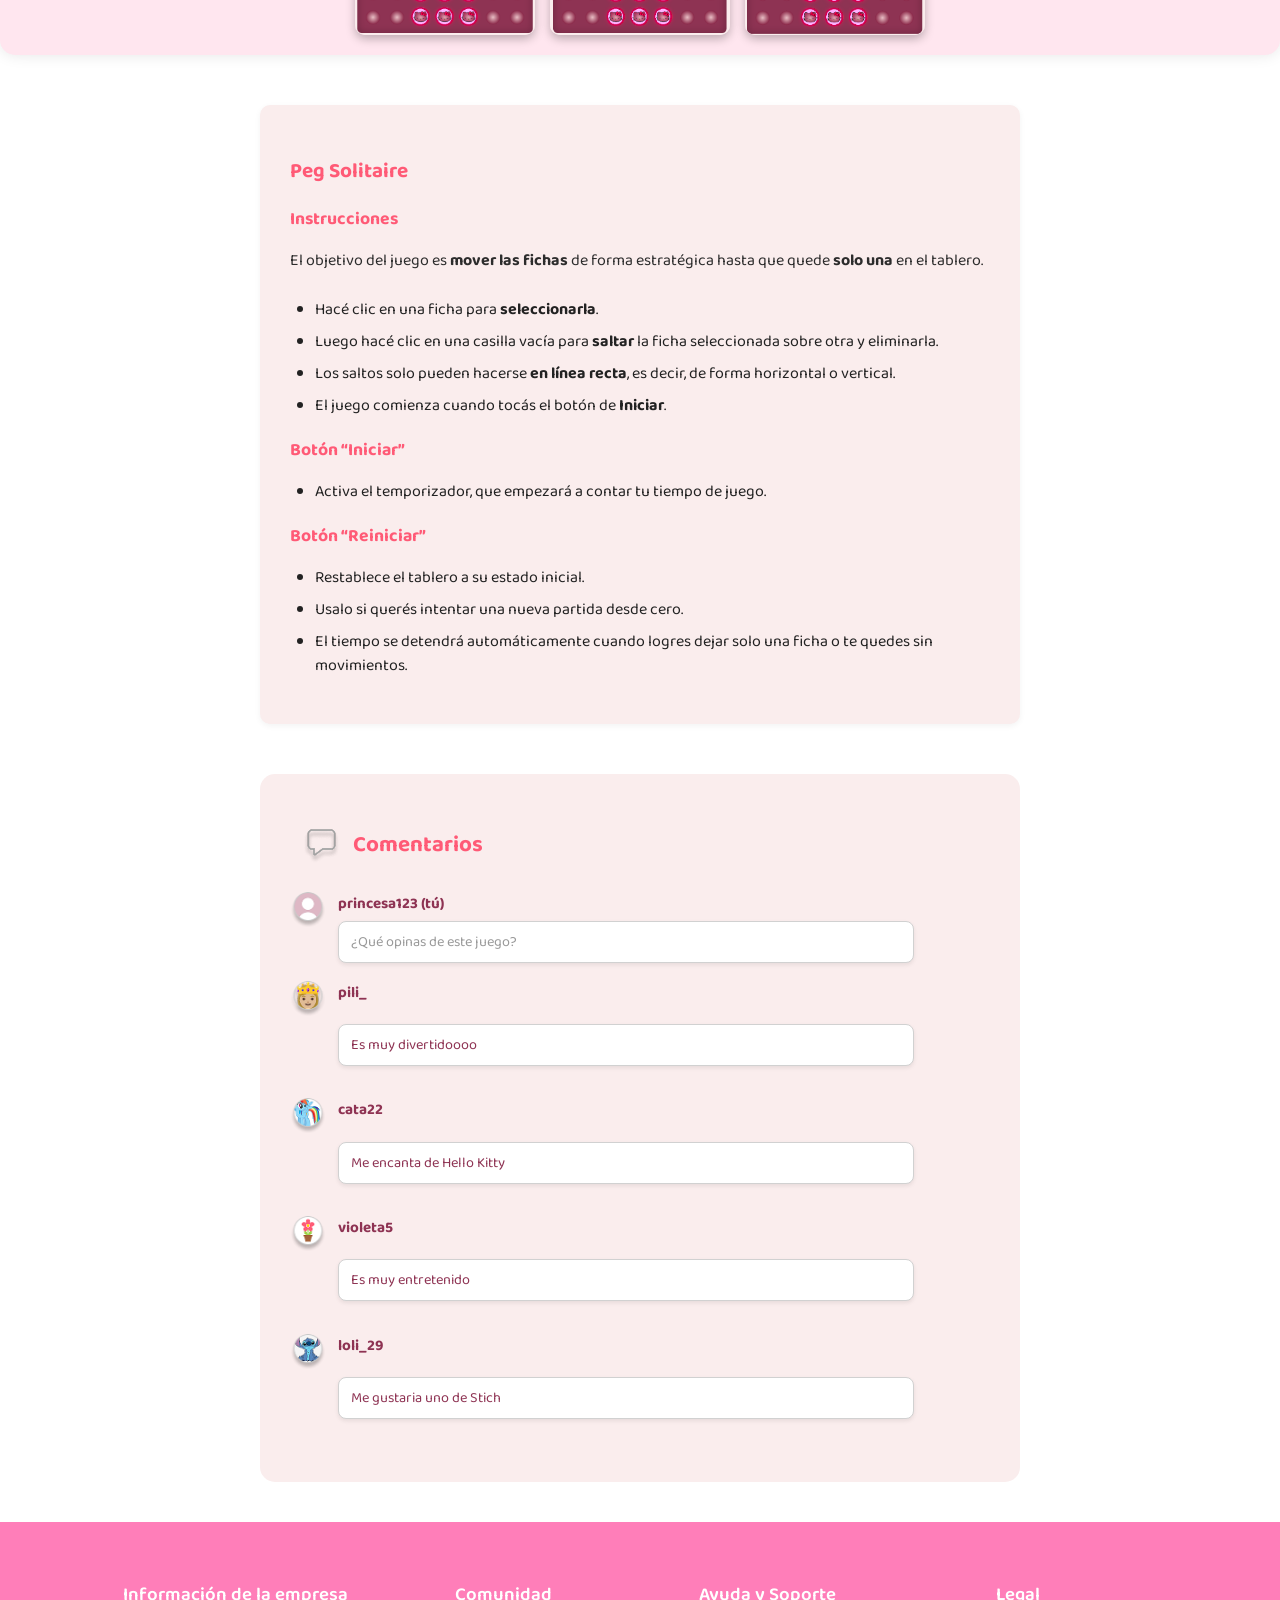
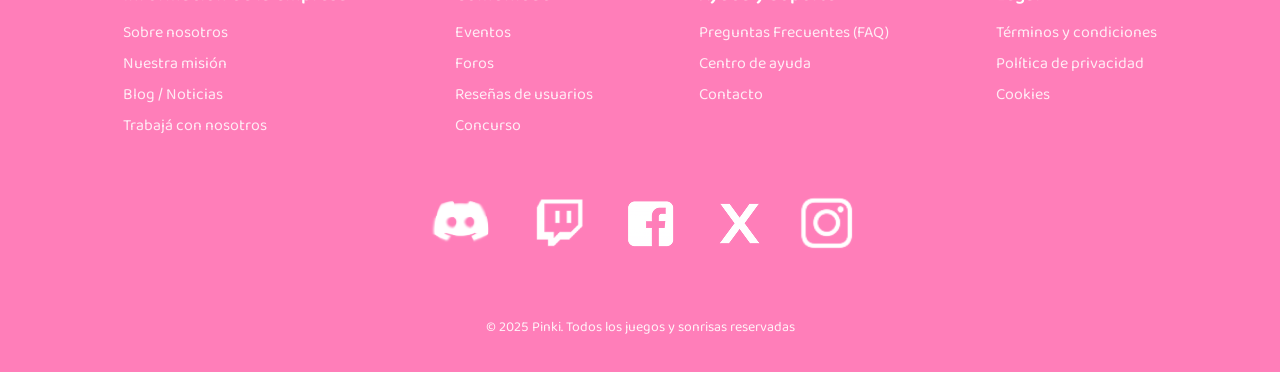
<file: html/pegSolitarie.html>
<!DOCTYPE html>
<html lang="es">
<head>
  <meta charset="UTF-8">
  <meta name="viewport" content="width=device-width, initial-scale=1.0">
  <title>Pinki - Peg Solitarie</title>
  <link rel="stylesheet" href="../css/pegSolitarie.css">
  <link href="https://fonts.googleapis.com/css2?family=Baloo+2:wght@400;600;700&display=swap" rel="stylesheet">
</head>
<body>

   <!-- Encabezado -->
    <header class="header">
        <button class="menu-button">
            <img src="../img/menu.png" alt="Menú">
        </button>
        <div class="logo">
            <img src="../img/logo.png" alt="Pinki">
        </div>
        <div class="search">
            <input type="text" placeholder="">
        </div>
        <a href="index.html" class="home-link">
          <img src="../img/icon.png" alt="Inicio">
        </a>
    </header>

    <!-- Menú lateral -->
    <aside class="sidebar">
        <div class="user-info">
            <img src="../img/user-icon.png" alt="">
            <p>princesa123</p>
        </div>
        <nav class="menu">
            <ul>
            <li><img src="../img/beach-icon.png" alt="Juegos de Playa">playa</li>
            <li><img src="../img/travel-icon.png" alt="Juegos de Viajes">viajes</li>
            <li><img src="../img/cooking-icon.png" alt="Juegos de Cocina">cocina</li>
            <li><img src="../img/clothing-icon.png" alt="Juegos de Ropa">ropa</li>
            <li><img src="../img/music-icon.png" alt="Juegos de Musica">música</li>
            <li><img src="../img/magic-icon.png" alt="Juegos de Magia">magia</li>
            </ul>
        </nav>
    </aside>

    <!-- Fondo semitransparente para cerrar el menú -->
    <div class="overlay"></div>

    <nav class="breadcrumb">
        <a href="index.html">Home</a>
        <span>➜</span>
        <a href="#">Mas Jugados</a>
        <span>➜</span>
        <a href="pegSolitarie.html" class="active">Peg Solitarie</a>
    </nav>

    <div class="content-bar"></div>

    <!-- Juego -->
    <main>
        <section class="game-area">
      <h1>Peg Solitaire</h1>

        <div id="hud">
            <div id="timer">Tiempo: 00:00</div>
            </div>

            <div id="board">
                 <div class="celda"></div> <!-- vacía -->
            </div>

            <div id="controls">
            <button id="start">Iniciar</button>   
            <button id="restart"> Reiniciar</button>
        </div>
    </section>

    <div id="color-picker">
        <p>Elegí el color de tus fichas:</p>
        <div class="color-options">
            <button class="color-btn" data-color="#FF5A76" style="background-color:#FF5A76;"></button>
            <button class="color-btn" data-color="#FFFFFF" style="background-color:white;"></button>
            <button class="color-btn" data-color="#8E3353" style="background-color:#8E3353;"></button>
        </div>
    </div>

    <div id="guia">
      <h2>¿Cómo jugar?</h2>
       <p>Mirá los pasos básicos del juego:</p>
       <div class="imagenes-guia">
         <img src="../img/incial.png" alt="Paso 1 - Tablero inicial">
         <img src="../img/movimiento.png" alt="Paso 2 - Movimiento de ficha">
         <img src="../img/eliminado.png" alt="Paso 3 - Ficha eliminada">
       </div>
    </div>
      <!-- Instrucciones de juego -->
<div class="instrucciones">
  <h2>Peg Solitaire</h2>

  <h3>Instrucciones</h3>
  <p>El objetivo del juego es <strong>mover las fichas</strong> de forma estratégica hasta que quede <strong>solo una</strong> en el tablero.</p>

  <ul>
    <li>Hacé clic en una ficha para <strong>seleccionarla</strong>.</li>
    <li>Luego hacé clic en una casilla vacía para <strong>saltar</strong> la ficha seleccionada sobre otra y eliminarla.</li>
    <li>Los saltos solo pueden hacerse <strong>en línea recta</strong>, es decir, de forma horizontal o vertical.</li>
    <li>El juego comienza cuando tocás el botón de <strong>Iniciar</strong>.</li>
  </ul>

  <h3>Botón “Iniciar”</h3>
  <ul>
    <li>Activa el temporizador, que empezará a contar tu tiempo de juego.</li>
  </ul>

  <h3>Botón “Reiniciar”</h3>
  <ul>
    <li>Restablece el tablero a su estado inicial.</li>
    <li>Usalo si querés intentar una nueva partida desde cero.</li>
    <li>El tiempo se detendrá automáticamente cuando logres dejar solo una ficha o te quedes sin movimientos.</li>
  </ul>
</div>


        <!--Comentarios-->
        <div class="comentarios-container">
            <h2><i class="fa-regular fa-comments"></i> <img src="../img/comentario.png" alt=""> Comentarios</h2>

            <div class="comentario usuario-actual">
            <img src="../img/princesa123.png" alt="avatar">
            <div class="comentario-info">
                <p class="nombre"><strong>princesa123</strong> (tú)</p>
                <input type="text" placeholder="¿Qué opinas de este juego?">
            </div>
            </div>

        <div class="comentario">
            <img src="../img/juani04.png" alt="avatar">
            <div class="comentario-info">
            <p class="nombre">pili_</p>
            <p class="mensaje">Es muy divertidoooo</p>
            </div>
        </div>

        <div class="comentario">
            <img src="../img/luli11.png" alt="avatar">
            <div class="comentario-info">
                <p class="nombre">cata22</p>
                <p class="mensaje">Me encanta de Hello Kitty</p>
            </div>
        </div>

        <div class="comentario">
            <img src="../img/violeta5.png" alt="avatar">
            <div class="comentario-info">
                <p class="nombre">violeta5</p>
                <p class="mensaje">Es muy entretenido</p>
            </div>
        </div>

        <div class="comentario">
            <img src="../img/loli_29.png" alt="avatar">
            <div class="comentario-info">
                <p class="nombre">loli_29</p>
                <p class="mensaje">Me gustaria uno de Stich</p>
            </div>
        </div>
        </div>

    </main>

    <!-- FOOTER -->
    <footer class="footer">
        <div class="footer-container">
            <div class="footer-column">
            <h3>Información de la empresa</h3>
            <ul>
                <li><a href="#">Sobre nosotros</a></li>
                <li><a href="#">Nuestra misión</a></li>
                <li><a href="#">Blog / Noticias</a></li>
                <li><a href="#">Trabajá con nosotros</a></li>
            </ul>
            </div>

            <div class="footer-column">
            <h3>Comunidad</h3>
            <ul>
                <li><a href="#">Eventos</a></li>
                <li><a href="#">Foros</a></li>
                <li><a href="#">Reseñas de usuarios</a></li>
                <li><a href="#">Concurso</a></li>
            </ul>
            </div>

            <div class="footer-column">
            <h3>Ayuda y Soporte</h3>
            <ul>
                <li><a href="#">Preguntas Frecuentes (FAQ)</a></li>
                <li><a href="#">Centro de ayuda</a></li>
                <li><a href="#">Contacto</a></li>
            </ul>
            </div>

            <div class="footer-column">
            <h3>Legal</h3>
            <ul>
                <li><a href="#">Términos y condiciones</a></li>
                <li><a href="#">Política de privacidad</a></li>
                <li><a href="#">Cookies</a></li>
            </ul>
            </div>
        </div>

            <div class="social-icons">
                <a href="#"><img src="../img/discord.png" alt="Discord"></a>
                <a href="#"><img src="../img/twich.png" alt="Twitch"></a>
                <a href="#"><img src="../img/facebook.png" alt="Facebook"></a>
                <a href="#"><img src="../img/twitter.png" alt="X"></a>
                <a href="#"><img src="../img/instagram.png" alt="Instagram"></a>
            </div>
    
        <p class="footer-copy">© 2025 Pinki. Todos los juegos y sonrisas reservadas</p>
    </footer>

  <script src="../js/pegSolitarie.js"></script>
</body>
</html>
</file>
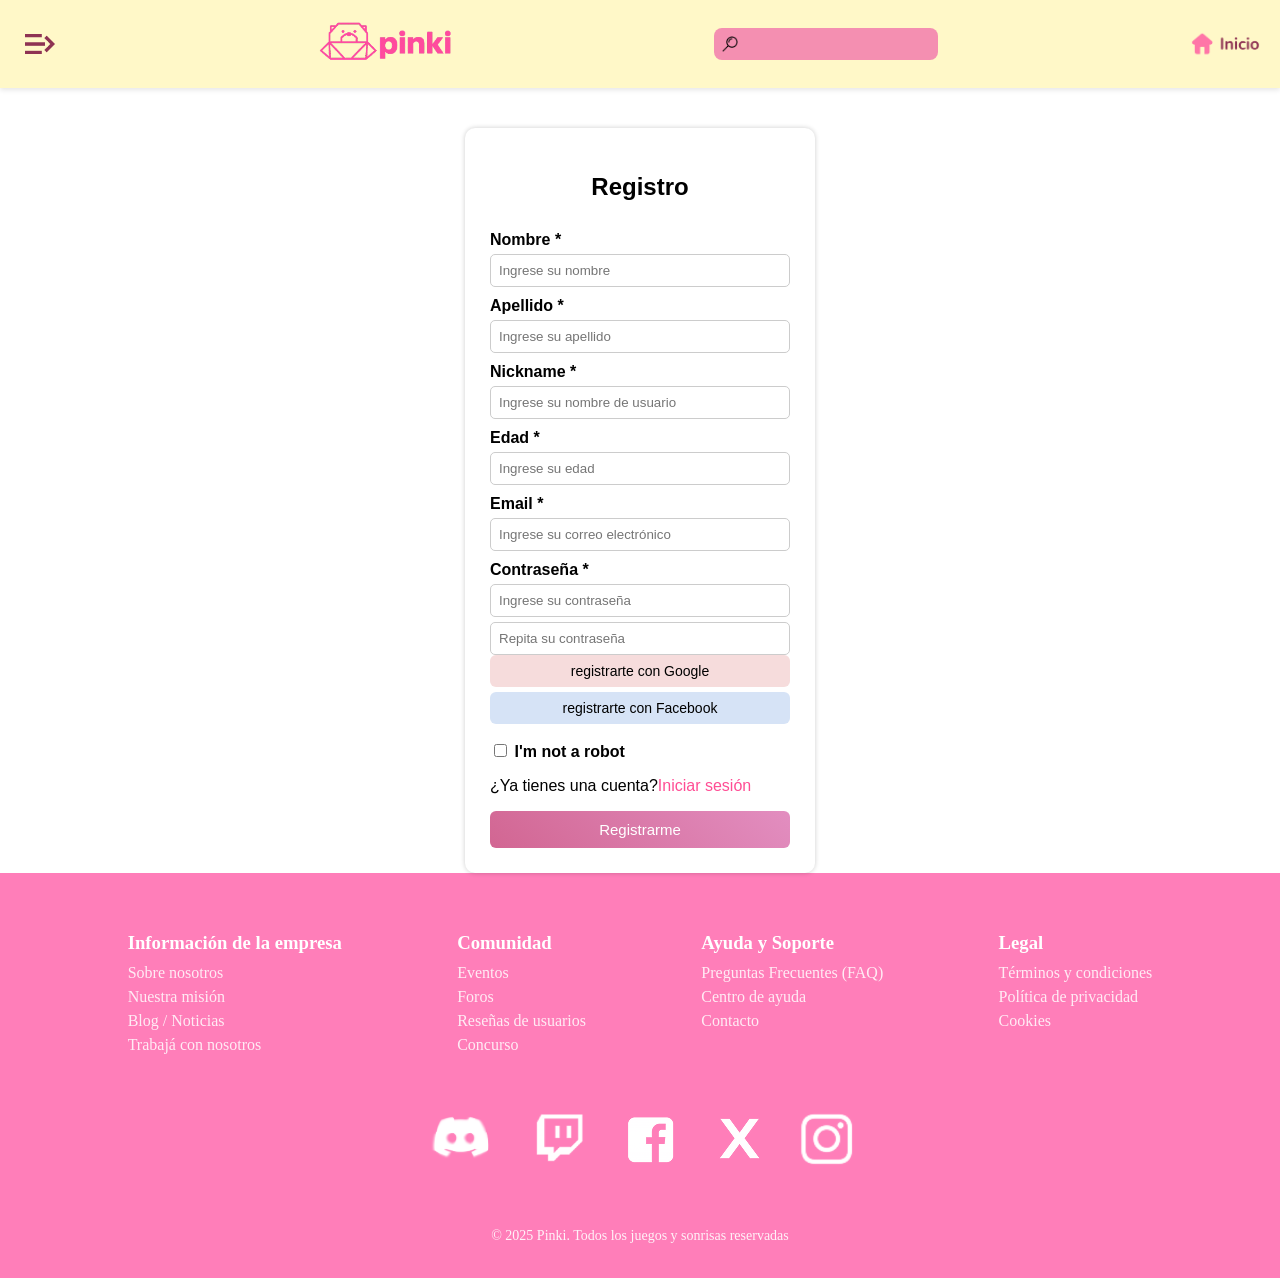
<file: html/register.html>
<!DOCTYPE html>
<html lang="es">
<head>
  <meta charset="UTF-8">
  <meta name="viewport" content="width=device-width, initial-scale=1.0">
  <title>Pinki - Registro</title>
  <link rel="stylesheet" href="../css/register.css">
</head>
<body>

   <!-- Encabezado -->
    <header class="header">
        <button class="menu-button">
            <img src="../img/menu.png" alt="Menú">
        </button>
        <div class="logo">
            <img src="../img/logo.png" alt="Pinki">
        </div>
        <div class="search">
            <input type="text" placeholder="">
        </div>
        <a href="index.html" class="home-link">
          <img src="../img/icon.png" alt="Inicio">
        </a>
    </header>

    <!-- Menú lateral -->
    <aside class="sidebar">
        <div class="user-info">
            <img src="../img/user-icon.png" alt="">
            <p>princesa123</p>
        </div>
        <nav class="menu">
            <ul>
            <li><img src="../img/beach-icon.png" alt="Juegos de Playa">playa</li>
            <li><img src="../img/travel-icon.png" alt="Juegos de Viajes">viajes</li>
            <li><img src="../img/cooking-icon.png" alt="Juegos de Cocina">cocina</li>
            <li><img src="../img/clothing-icon.png" alt="Juegos de Ropa">ropa</li>
            <li><img src="../img/music-icon.png" alt="Juegos de Musica">música</li>
            <li><img src="../img/magic-icon.png" alt="Juegos de Magia">magia</li>
            </ul>
        </nav>
    </aside>

    <!-- Fondo semitransparente para cerrar el menú -->
    <div class="overlay"></div>

  <!-- Formulario -->
  <main class="container">
    <form class="formulario">
      <h2>Registro</h2>
      <label>Nombre *</label>
      <input type="text" placeholder="Ingrese su nombre" required>

      <label>Apellido *</label>
      <input type="text" placeholder="Ingrese su apellido" required>

      <label>Nickname *</label>
      <input type="text" placeholder="Ingrese su nombre de usuario" required>

      <label>Edad *</label>
      <input type="number" placeholder="Ingrese su edad" required>

      <label>Email *</label>
      <input type="email" placeholder="Ingrese su correo electrónico" required>

      <label>Contraseña *</label>
      <input type="password" placeholder="Ingrese su contraseña" required>

      <input type="password" placeholder="Repita su contraseña" required>

      <div class="oauth">
        <button type="button" class="google-btn"> registrarte con Google</button>
        <button type="button" class="fb-btn">registrarte con Facebook</button>
       </div>

      <div class="captcha">
        <input type="checkbox" id="robot">
        <label for="robot">I'm not a robot</label>
      </div>

    <p class="login-text">¿Ya tienes una cuenta?<a href="./login.html">Iniciar sesión</a> </p>


     <button type="submit" class="btn-register">Registrarme</button>

    </form>
  </main>

  <!-- FOOTER -->
 <footer class="footer">
  <div class="footer-container">
    <div class="footer-column">
      <h3>Información de la empresa</h3>
      <ul>
        <li><a href="#">Sobre nosotros</a></li>
        <li><a href="#">Nuestra misión</a></li>
        <li><a href="#">Blog / Noticias</a></li>
        <li><a href="#">Trabajá con nosotros</a></li>
      </ul>
    </div>

    <div class="footer-column">
      <h3>Comunidad</h3>
      <ul>
        <li><a href="#">Eventos</a></li>
        <li><a href="#">Foros</a></li>
        <li><a href="#">Reseñas de usuarios</a></li>
        <li><a href="#">Concurso</a></li>
      </ul>
    </div>

    <div class="footer-column">
      <h3>Ayuda y Soporte</h3>
      <ul>
        <li><a href="#">Preguntas Frecuentes (FAQ)</a></li>
        <li><a href="#">Centro de ayuda</a></li>
        <li><a href="#">Contacto</a></li>
      </ul>
    </div>

    <div class="footer-column">
      <h3>Legal</h3>
      <ul>
        <li><a href="#">Términos y condiciones</a></li>
        <li><a href="#">Política de privacidad</a></li>
        <li><a href="#">Cookies</a></li>
      </ul>
    </div>
 </div>

    <div class="social-icons">
        <a href="#"><img src="../img/discord.png" alt="Discord"></a>
        <a href="#"><img src="../img/twich.png" alt="Twitch"></a>
        <a href="#"><img src="../img/facebook.png" alt="Facebook"></a>
        <a href="#"><img src="../img/twitter.png" alt="X"></a>
        <a href="#"><img src="../img/instagram.png" alt="Instagram"></a>
    </div>
 
    <p class="footer-copy">© 2025 Pinki. Todos los juegos y sonrisas reservadas</p>
</footer>
  <script src="../js/register.js"></script>
</body>
</html>
</file>
<file: css/styles.css>
/* === ESTILOS GENERALES === */
body {
    margin: 0;
    font-family: 'Baloo 2', cursive;
    background-color: #ffffff; /* Fondo blanco */
    color: #333;
}

h2 {
    font-size: 1.5rem;
    margin: 20px 0;
    color: #8D0032; /* Rosa */
}

/* === HEADER === */
.header {
    display: flex;
    align-items: center;
    justify-content: space-between;
    padding: 10px 20px;
    background-color: #fff8c8;
    box-shadow: 0 2px 5px rgba(0, 0, 0, 0.1);
}

.logo {
  display: flex;
  align-items: center;
  gap: 5px;
}

.logo img {
    width: 150px;
    height: auto;
}

.search input {
  background: #F48FB1 url("../img/lupa.png") no-repeat 8px center; /* fondo rosa + lupa */
  background-size: 16px; /* tamaño de la lupa */
  border: none;
  padding: 8px 12px 8px 32px; /* padding extra a la izquierda para que no tape el texto */
  border-radius: 8px;
  outline: none;
  font-size: 14px;
  width: 180px;
}

.home-link {
    display: flex;
    align-items: center;
    gap: 5px;
    text-decoration: none;
    color: #ff69b4; /* Rosa */
    font-weight: bold;
}

.home-link img {
    width: 70px;
}

/* === MENÚ LATERAL === */
.sidebar {
  position: fixed;
  top: 0;
  left: 0;
  width: 250px;              
  height: 100%;
  background-color: #BEE1C0; /* Rosa fuerte */
  color: #f34680;
  font-weight: bold;
  transform: translateX(-100%); /* Oculto al inicio */
  transition: transform 0.3s ease-in-out;
  padding: 20px;
  box-sizing: border-box;
  z-index: 1001; /* Encima del overlay */
}

/* Cuando el menú está activo */
.sidebar.active {
  transform: translateX(0);
}

/* Contenido del usuario */
.user-info {
  display: flex;
  align-items: center;
  gap: 10px;
  margin-bottom: 20px;
  color: white;
}

.user-info img {
  width: 30px;
  height: 30px;
}

/* Lista del menú */
.menu ul {
  list-style: none;
  padding: 0;
  margin: 0;
}

.menu li {
  display: flex;
  align-items: center;
  gap: 10px;
  padding: 10px 0;
  font-size: 1.1rem;
  cursor: pointer;
  transition: background-color 0.3s ease;
}

.menu li:hover {
  background-color: rgba(49, 51, 50, 0.2);
  border-radius: 10px;
}

.menu-button img {
    width: 30px;   /* tamaño del ícono */
    height: auto;
}

.menu-button {
    background: none;  /* sin fondo */
    border: none;      /* sin borde */
    cursor: pointer;
    padding: 5px;
    display: flex;
    align-items: center;
    justify-content: center;
}

/* === OVERLAY (fondo oscuro) === */
.overlay {
    display: none;
    position: fixed;
    top: 0;
    left: 0;
    width: 100%;
    height: 100%;
    background: rgba(0, 0, 0, 0.3);
    z-index: 1000; /* Debajo del menú */
    opacity: 0;
    transition: opacity 0.3s ease-in-out;
}

.overlay.active {
    display: block;
    opacity: 1;
}

/* === MAIN CONTENT === */
.main-content {
    padding: 20px;
}

.games-section {
    margin-bottom: 40px;
}

.games-grid {
    display: grid;
    grid-template-columns: repeat(auto-fit, minmax(150px, 1fr));
    gap: 20px;
}

.game-card {
    text-align: center;
    background-color: #fff;
    border: 1px solid #ccc;
    border-radius: 8px;
    padding: 10px;
    box-shadow: 0 2px 5px rgba(0, 0, 0, 0.1);
}

.game-card img {
    width: 100%;
    border-radius: 10px;
}

.game-card p {
    margin: 10px 0 0;
    font-size: 0.9rem;
    color: #333;
}

/* JUEGO */

.game-section {
  display: flex;
  flex-direction: column;
  align-items: center; 
  justify-content: center;
  margin-top: 20px;
}

.game-board {
  position: relative;
  display: flex;
  justify-content: center;
  align-items: center;
  width: 600px;  
  height: 600px;
  border-radius: 10px;
  background-color: #863651;
  overflow: hidden;
}

/* IMAGEN DEL TABLERO */
.game-board img {
  width: 100%;
  height: 100%;
  object-fit: cover;
  border-radius: 10px;
  display: block;
}

/* BOTÓN JUGAR */
.play-btn {
  position: relative;
  background: #FF5A76;
  border: none;
  padding: 16px 40px;
  color: white;
  font-weight: bold;
  font-size: 20px;
  border-radius: 12px;
  cursor: pointer;
  margin-top: 25px;
  overflow: hidden; /* mantiene la animación dentro del botón */
  transition: all 0.3s ease;
  align-self: center; /* asegura que quede centrado */
}

/* EFECTO DE BRILLO */
.play-btn::before {
  content: "";
  position: absolute;
  top: 0;
  left: -80px;
  width: 50px;
  height: 100%;
  background: rgba(255, 255, 255, 0.4);
  transform: skewX(-25deg);
  transition: left 0.5s ease;
}

/* ANIMACIÓN AL PASAR EL MOUSE */
.play-btn:hover::before {
  left: 120%;
}

.play-btn:hover {
  background: #8e2345;
  transform: scale(1.05);
  box-shadow: 0 0 20px rgba(255, 90, 118, 0.4);
}

.instrucciones {
  background-color: #FAEDED;
  border-radius: 10px;
  padding: 30px;
  margin: 50px auto;
  width: 80%;
  max-width: 700px;
  box-shadow: 0 2px 6px rgba(0, 0, 0, 0.05);
  font-family: 'Nunito', sans-serif;
}

.instrucciones h2 {
  color: #FF5A76;
  font-size: 1.3rem;
  margin-bottom: 15px;
}

.instrucciones p {
  font-size: 1rem;
  color: #2c2c2c;
  line-height: 1.5;
  margin-bottom: 25px;
}

.instrucciones h3 {
  color: #FF5A76;
  font-size: 1.1rem;
  margin-bottom: 10px;
}

.instrucciones ul {
  padding-left: 25px;
  list-style-type: disc;
}

.instrucciones li {
  color: #222;
  margin-bottom: 8px;
  line-height: 1.5;
}

/* COMENTARIOS  */
.comentarios-container {
  background-color: #FAEDED;
  border-radius: 15px;
  padding: 30px;
  margin: 40px auto;
  width: 90%;
  max-width: 700px;
  font-family: 'Baloo 2', cursive;
}

.comentarios-container h2 {
  color: #FF5A76;
  font-size: 1.4rem;
  margin-bottom: 25px;
  display: flex;
  align-items: center;
  gap: 10px;
}

.comentario {
  display: flex;
  align-items: flex-start;
  gap: 12px;
  margin-bottom: 18px;
}

.comentario img {
  width: 36px;
  height: 36px;
  border-radius: 50%;
  object-fit: cover;
}

.comentario-info {
  display: flex;
  flex-direction: column;
}

.nombre {
  margin: 0 0 5px 0;
  font-weight: bold;
  color: #8E3353; 
  font-size: 0.95rem;
}

.mensaje {
  background-color: #fff;
  border-radius: 8px;
  border: 1px solid #D1D1D1; /* Borde */
  padding: 6px 12px;
  width: 550px;          
  height: 28px;        
  display: flex;
  align-items: center;
  box-shadow: 0 2px 4px rgba(0,0,0,0.08); /* Sombra */
  font-size: 0.9rem;
  color: #8E3353;
}
.usuario-actual input {
  border: 1px solid #D1D1D1;
  border-radius: 8px;
  padding: 6px 12px;
  width: 550px;
  height: 28px;
  box-shadow: 0 2px 4px rgba(0,0,0,0.08);
  font-family: 'Baloo 2', cursive;
  font-size: 0.9rem;
}

.usuario-actual input::placeholder {
  color: #999;
}

/* === FOOTER === */
.footer {
  background-color: #ff7eb9;
  color: white;
  padding: 40px 20px 20px;
  text-align: left;
  font-family: 'Baloo 2', cursive;
}

.footer-container {
  display: flex;
  justify-content: space-around;
  flex-wrap: wrap;
  gap: 40px;
  max-width: 1100px;
  margin: 0 auto;
}

.footer-column h3 {
  font-weight: 600;
  margin-bottom: 10px;
}

.footer-column ul {
  list-style: none;
  padding: 0;
  margin: 0;
}

.footer-column ul li {
  margin: 6px 0;
}

.footer-column ul li a {
  color: white;
  text-decoration: none;
  opacity: 0.85;
  transition: 0.3s;
}

.footer-column ul li a:hover {
  opacity: 1;
  text-decoration: underline;
}

.social-icons {
  margin-top: 25px;
  display: flex;
  justify-content: center;  /* 🔹 Centra los íconos horizontalmente */
  align-items: center;
  gap: 20px;                /* 🔹 Espacio parejo entre íconos */
}

.social-icons a img {
  
  object-fit: contain;      /* 🔹 Evita deformaciones */
  filter: brightness(0) invert(1); /* 🔹 Blanco sobre fondo rosa */
  transition: transform 0.3s ease;
}

.social-icons a img:hover {
  transform: scale(1.2);    /* 🔹 Efecto al pasar el mouse */
}

.footer-copy {
  text-align: center;
  font-size: 14px;
  margin-top: 30px;
  opacity: 0.9;
}

/* === CARDS MODERNAS Y ANIMADAS SIN DEGRADE === */
.games-grid {
    display: grid;
    grid-template-columns: repeat(auto-fit, minmax(180px, 1fr));
    gap: 20px;
}

.game-card {
    position: relative;
    background-color: #fff0f5; /* color sólido en lugar de degrade */
    border-radius: 20px;
    overflow: hidden;
    box-shadow: 0 6px 15px rgba(255, 90, 118, 0.2);
    text-align: center;
    transition: transform 0.4s ease, box-shadow 0.4s ease, background-color 0.4s ease;
}

.game-card img {
    width: 100%;
    height: auto;
    display: block;
    border-radius: 15px;
    transition: transform 0.4s ease, filter 0.4s ease;
}

.game-card p {
    margin: 10px 0;
    font-size: 1rem;
    font-weight: 700;
    color: #c7005b;
    padding: 0 5px;
    transition: color 0.3s ease;
}

/* BOTÓN JUGAR MODERNO */
.game-card .play-btn {
    position: absolute;
    top: 50%;
    left: 50%;
    transform: translate(-50%, -50%) scale(0);
    background-color: #ff5a76; /* color sólido */
    color: #fff;
    border: none;
    padding: 12px 28px;
    font-weight: bold;
    font-size: 1.05rem;
    border-radius: 50px;
    cursor: pointer;
    box-shadow: 0 0 20px rgba(255, 90, 118, 0.6);
    opacity: 0;
    z-index: 10;
    transition: transform 0.4s ease, opacity 0.4s ease, box-shadow 0.4s ease;
}

/* HOVER EFECTO LEVITAR */
.game-card:hover {
    transform: translateY(-15px);
    box-shadow: 0 15px 30px rgba(255, 90, 118, 0.4);
    background-color: #ffe6f0; /* color sólido al pasar el mouse */
}

.game-card:hover img {
    transform: scale(1.08);
    filter: brightness(1.1);
}

.game-card:hover p {
    color: #ff2d6a;
}

.game-card:hover .play-btn {
    transform: translate(-50%, -50%) scale(1);
    opacity: 1;
    box-shadow: 0 0 25px rgba(255, 90, 118, 0.8);
}

/* TRANSICIÓN DE BOTÓN AL PASAR EL MOUSE */
.game-card .play-btn:hover {
    transform: translate(-50%, -50%) scale(1.1);
    box-shadow: 0 0 30px rgba(255, 90, 118, 1);
}

/* === LOADER SIMULADO === */
#loader {
  position: fixed;
  inset: 0;
  background-color: #ffebf3;
  display: flex;
  align-items: center;
  justify-content: center;
  z-index: 9999;
  transition: opacity 0.6s ease;
  opacity: 1;
  font-family: 'Baloo 2', cursive;
}

.loader-content {
  display: flex;
  flex-direction: column;
  align-items: center;
  justify-content: center;
  text-align: center;
}

/* 🔸 Cuadrado animado */
.spinner {
  width: 60px;
  height: 60px;
  background-color: #ff5a76;
  border-radius: 12px;
  animation: girarYColor 1.2s ease-in-out infinite;
  margin-bottom: 15px;
}

/* Animación combinada: gira + cambia de color + escala */
@keyframes girarYColor {
  0% {
    transform: rotate(0deg) scale(1);
    background-color: #ff5a76;
  }
  25% {
    transform: rotate(90deg) scale(1.1);
    background-color: #ff8ba5;
  }
  50% {
    transform: rotate(180deg) scale(1);
    background-color: #ffaec4;
  }
  75% {
    transform: rotate(270deg) scale(0.9);
    background-color: #ff8ba5;
  }
  100% {
    transform: rotate(360deg) scale(1);
    background-color: #ff5a76;
  }
}

.loading-text {
  color: #ff5a76;
  font-size: 1.2rem;
}

/* 🔸 Cuando termina la carga */
#loader.fade-out {
  opacity: 0;
  pointer-events: none;
}


/* === CARRUSEL DE JUEGOS === */
.carousel-container {
  position: relative;
  overflow: hidden;
  width: 100%;
  margin: 0 auto;
  padding: 20px 0;
}

.carousel-track {
  display: flex;
  gap: 20px;
  transition: transform 0.5s ease-in-out;
}

.carousel-btn {
  position: absolute;
  top: 50%;
  transform: translateY(-50%);
  background-color: #ff5a76;
  border: none;
  color: white;
  font-size: 2rem;
  border-radius: 50%;
  cursor: pointer;
  padding: 10px 14px;
  z-index: 5;
  box-shadow: 0 4px 12px rgba(255, 90, 118, 0.3);
  transition: background-color 0.3s ease, transform 0.2s ease;
}

.carousel-btn:hover {
  background-color: #c7005b;
  transform: translateY(-50%) scale(1.1);
}

.carousel-btn.prev {
  left: 10px;
}

.carousel-btn.next {
  right: 10px;
}

/* Ajuste de las cards dentro del carrusel */
.carousel-track .game-card {
  min-width: 220px;
  flex: 0 0 auto;
}

/* ESTILOS RESPONSIVOS PARA CELULAR*/
@media (max-width: 768px) {

  .header {
    display: flex;
    flex-direction: row; /* Mantiene todo en una línea */
    align-items: center;
    justify-content: space-between;
    flex-wrap: nowrap; /* No permite que los elementos bajen */
    padding: 8px 12px;
    gap: 8px;
  }

  .logo img {
    width: 80px;
  }

  .search {
    flex: 1; /* Ocupa el espacio disponible entre logo e iconos */
    display: flex;
    justify-content: center;
  }

  .search input {
    width: 100%;
    max-width: 160px; /* evita que crezca demasiado */
    font-size: 12px;
    padding: 6px 10px 6px 28px;
  }

  .home-link {
    flex-shrink: 0; /* evita que se achique */
  }

  .home-link img {
    width: 35px;
  }
  /* --- SIDEBAR --- */
  .sidebar {
    width: 200px;
    padding: 15px;
  }

  .menu li {
    font-size: 1rem;
  }

  /* --- CONTENIDO PRINCIPAL --- */
  .main-content {
    padding: 15px;
  }

  .games-grid {
    grid-template-columns: repeat(2, 1fr); /* 2 columnas */
    gap: 12px;
  }

  .game-card {
    border-radius: 15px;
    padding: 8px;
  }

  .game-card img {
    border-radius: 10px;
  }

  .game-card p {
    font-size: 0.8rem;
  }

  /* --- SECCIÓN DE JUEGO --- */
  .game-board {
    width: 90%;
    height: auto;
  }

  .play-btn {
    padding: 12px 25px;
    font-size: 16px;
  }

  /* --- INSTRUCCIONES Y COMENTARIOS --- */
  .instrucciones,
  .comentarios-container {
    width: 95%;
    padding: 20px;
    margin: 20px auto;
  }

  .mensaje,
  .usuario-actual input {
    width: 100%;
  }

/* --- FOOTER --- */
  .footer-container {
    flex-direction: column;
    align-items: center;
    justify-content: center;
    text-align: center;
    gap: 15px;
    padding: 20px 10px;
  }

  .footer-container > * {
    width: 100%;
  }

  .social-icons {
    display: flex;
    justify-content: center;
    flex-wrap: wrap;
    gap: 10px;
  }

  .footer-copy {
    margin-top: 10px;
    font-size: 0.8rem;
  }
}

/* CELULARES MAS CHICOS*/
@media (max-width: 480px) {
  .games-grid {
    grid-template-columns: 1fr; /* Una sola columna */
  }

  .header {
    flex-direction: column;
    gap: 10px;
  }

  .search input {
    width: 100%;
  }

  .logo img {
    width: 90px;
  }

  .play-btn {
    font-size: 14px;
    padding: 10px 20px;
  }
}
</file>
<file: css/blocka.css>
/* === ESTILOS GENERALES === */
body {
    margin: 0;
    font-family: 'Baloo 2', cursive;
    background-color: #ffffff; /* Fondo blanco */
    color: #333;
}

h2 {
    font-size: 1.5rem;
    margin: 20px 0;
    color: #8D0032; /* Rosa */
}

/* === HEADER === */
.header {
    display: flex;
    align-items: center;
    justify-content: space-between;
    padding: 10px 20px;
    background-color: #fff8c8;
    box-shadow: 0 2px 5px rgba(0, 0, 0, 0.1);
}

.logo {
  display: flex;
  align-items: center;
  gap: 5px;
}

.logo img {
    width: 150px;
    height: auto;
}

.search input {
  background: #F48FB1 url("../img/lupa.png") no-repeat 8px center; /* fondo rosa + lupa */
  background-size: 16px; /* tamaño de la lupa */
  border: none;
  padding: 8px 12px 8px 32px; /* padding extra a la izquierda para que no tape el texto */
  border-radius: 8px;
  outline: none;
  font-size: 14px;
  width: 180px;
}

.home-link {
    display: flex;
    align-items: center;
    gap: 5px;
    text-decoration: none;
    color: #ff69b4; /* Rosa */
    font-weight: bold;
}

.home-link img {
    width: 70px;
}

/* === MENÚ LATERAL === */
.sidebar {
  position: fixed;
  top: 0;
  left: 0;
  width: 250px;              
  height: 100%;
  background-color: #BEE1C0; /* Rosa fuerte */
  color: #f34680;
  font-weight: bold;
  transform: translateX(-100%); /* Oculto al inicio */
  transition: transform 0.3s ease-in-out;
  padding: 20px;
  box-sizing: border-box;
  z-index: 1001; /* Encima del overlay */
}

/* Cuando el menú está activo */
.sidebar.active {
  transform: translateX(0);
}

/* Contenido del usuario */
.user-info {
  display: flex;
  align-items: center;
  gap: 10px;
  margin-bottom: 20px;
  color: white;
}

.user-info img {
  width: 30px;
  height: 30px;
}

/* Lista del menú */
.menu ul {
  list-style: none;
  padding: 0;
  margin: 0;
}

.menu li {
  display: flex;
  align-items: center;
  gap: 10px;
  padding: 10px 0;
  font-size: 1.1rem;
  cursor: pointer;
  transition: background-color 0.3s ease;
}

.menu li:hover {
  background-color: rgba(49, 51, 50, 0.2);
  border-radius: 10px;
}

.menu-button img {
    width: 30px;   /* tamaño del ícono */
    height: auto;
}

.menu-button {
    background: none;  /* sin fondo */
    border: none;      /* sin borde */
    cursor: pointer;
    padding: 5px;
    display: flex;
    align-items: center;
    justify-content: center;
}

/* === OVERLAY (fondo oscuro) === */
.overlay {
    display: none;
    position: fixed;
    top: 0;
    left: 0;
    width: 100%;
    height: 100%;
    background: rgba(0, 0, 0, 0.3);
    z-index: 1000; /* Debajo del menú */
    opacity: 0;
    transition: opacity 0.3s ease-in-out;
}

.overlay.active {
    display: block;
    opacity: 1;
}

/*linea navegadora*/
/* Breadcrumb */
.breadcrumb {
  padding: 20px 100px;
  font-weight: 700;
  color: #FF76A7;
  font-size: 15px;
}

.breadcrumb a {
  color: #FF76A7;
  text-decoration: none;
}

.breadcrumb a:hover {
  text-decoration: underline;
}

.breadcrumb span {
  margin: 0 6px;
  color: #8E3353;
}

.breadcrumb .active {
  color: #FF76A7;
}

/* CONTENEDOR GENERAL DEL JUEGO */
.game-area {
  display: flex;
  flex-direction: column;
  align-items: center;
  justify-content: center;
  background-color: #FAEDED; /* Fondo rosa claro */
  border-radius: 20px;
  padding: 40px;
  margin: 50px auto;
  width: 700px;
  max-width: 90%;
  box-shadow: 0 4px 10px rgba(0, 0, 0, 0.1);
  font-family: 'Baloo 2', cursive;
  text-align: center;
}

/* CONTROLES SUPERIORES*/
.controls {
  display: flex;
  align-items: center;
  justify-content: center;
  gap: 10px;
  margin-bottom: 25px;
}

.controls label {
  font-weight: bold;
  color: #8E3353;
}

.controls select,
.controls button {
  font-family: 'Baloo 2', cursive;
  border-radius: 10px;
  border: none;
  padding: 8px 16px;
  font-size: 1rem;
  cursor: pointer;
}

.play-btn {
  background-color: #FF5A76;
  color: #fff;
}

.play-btn:hover {
  background-color: #8E3353;
}

#help-btn {
  background-color: #FF5A76;
  color: white;
  transition: background 0.3s ease;
}

#help-btn:hover {
  background-color: #8E3353;
}

#timer {
  font-weight: bold;
  color: #8E3353;
}

/* === TABLERO DEL JUEGO === */
.board {
  display: grid;
  grid-template-columns: repeat(2, 1fr);
  grid-template-rows: repeat(2, 1fr);
  gap: 5px;
  justify-content: center;
  align-items: center;
  width: 400px;
  height: 400px;
  background-color: #fff;
  border-radius: 20px;
  box-shadow: 0 4px 15px rgba(0, 0, 0, 0.3);
  padding: 20px;
  overflow: hidden;
  margin: 0 auto;
}

/* Centrar imágenes */
.board img {
  display: block;
  margin: 0 auto;
  max-width: 100%;
  max-height: 100%;
  object-fit: cover;
}

/* === PIEZAS DEL TABLERO === */
.piece {
  width: 100%;
  height: 100%;
  background-size: 200% 200%;
  background-repeat: no-repeat;
  border-radius: 10px;
  cursor: pointer;
  transition: transform 0.3s ease;
}

/* PIEZA FIJA (AYUDA) */
.piece.fixed {
  box-shadow: 0 0 10px #8E3353;
  border: 2px solid #8E3353;
  opacity: 0.9;
  cursor: default;
}

/* === SECCIÓN DE INSTRUCCIONES === */
.instrucciones {
  background-color: #FAEDED;
  border-radius: 10px;
  padding: 30px;
  margin: 50px auto;
  width: 80%;
  max-width: 700px;
  box-shadow: 0 2px 6px rgba(0, 0, 0, 0.05);
  font-family: 'Baloo 2', cursive;
}

.instrucciones h2 {
  color: #FF5A76;
  font-size: 1.3rem;
  margin-bottom: 15px;
}

.instrucciones p {
  font-size: 1rem;
  color: #2c2c2c;
  line-height: 1.5;
  margin-bottom: 25px;
}

.instrucciones h3 {
  color: #FF5A76;
  font-size: 1.1rem;
  margin-bottom: 10px;
}

.instrucciones ul {
  padding-left: 25px;
  list-style-type: disc;
}

.instrucciones li {
  color: #222;
  margin-bottom: 8px;
  line-height: 1.5;
}

/* === COMENTARIOS === */
.comentarios-container {
  background-color: #FAEDED;
  border-radius: 15px;
  padding: 30px;
  margin: 40px auto;
  width: 90%;
  max-width: 700px;
  font-family: 'Baloo 2', cursive;
}

.comentarios-container h2 {
  color: #FF5A76;
  font-size: 1.4rem;
  margin-bottom: 25px;
  display: flex;
  align-items: center;
  gap: 10px;
}

.comentario {
  display: flex;
  align-items: flex-start;
  gap: 12px;
  margin-bottom: 18px;
}

.comentario img {
  width: 36px;
  height: 36px;
  border-radius: 50%;
  object-fit: cover;
}

.comentario-info {
  display: flex;
  flex-direction: column;
}

.nombre {
  margin: 0 0 5px 0;
  font-weight: bold;
  color: #8E3353;
  font-size: 0.95rem;
}

.mensaje {
  background-color: #fff;
  border-radius: 8px;
  border: 1px solid #D1D1D1;
  padding: 6px 12px;
  width: 550px;
  height: 28px;
  display: flex;
  align-items: center;
  box-shadow: 0 2px 4px rgba(0,0,0,0.08);
  font-size: 0.9rem;
  color: #8E3353;
}

.usuario-actual input {
  border: 1px solid #D1D1D1;
  border-radius: 8px;
  padding: 6px 12px;
  width: 550px;
  height: 28px;
  box-shadow: 0 2px 4px rgba(0,0,0,0.08);
  font-family: 'Baloo 2', cursive;
  font-size: 0.9rem;
}

.usuario-actual input::placeholder {
  color: #999;
}

/* === CONTENEDORES Y CONTROLES DEL JUEGO === */
.container {
  display: flex;
  justify-content: space-around;
  flex-wrap: wrap;
  padding: 30px;
}

.game-area {
  display: flex;
  flex-direction: column;
  align-items: center;
  gap: 20px;
}

.controls {
  display: flex;
  align-items: center;
  gap: 15px;
  background-color: #bee1c0;
  padding: 10px 20px;
  border-radius: 20px;
}

#play-btn {
  background: #f34680;
  color: white;
  border: none;
  border-radius: 10px;
  padding: 8px 16px;
  cursor: pointer;
  font-weight: bold;
}

/* === MODAL DE GANADOR === */
#modal {
  position: fixed;
  inset: 0;
  background: rgba(0, 0, 0, 0.6);
  display: flex;
  align-items: center;
  justify-content: center;
  z-index: 1000;
}

#modal.hidden {
  display: none;
}

.modal-content {
  background: #fff8c8;
  padding: 30px;
  border-radius: 20px;
  text-align: center;
  box-shadow: 0 4px 10px rgba(0, 0, 0, 0.3);
}

.modal-buttons {
  display: flex;
  gap: 15px;
  justify-content: center;
  margin-top: 20px;
}

.modal-buttons button {
  background: #f34680;
  color: white;
  border: none;
  border-radius: 10px;
  padding: 8px 16px;
  cursor: pointer;
  font-weight: bold;
  transition: transform 0.2s ease;
}

.modal-buttons button:hover {
  transform: scale(1.1);
}

/* === FOOTER === */
.footer {
  background-color: #ff7eb9;
  color: white;
  padding: 40px 20px 20px;
  text-align: left;
  font-family: 'Baloo 2', cursive;
}

.footer-container {
  display: flex;
  justify-content: space-around;
  flex-wrap: wrap;
  gap: 40px;
  max-width: 1100px;
  margin: 0 auto;
}

.footer-column h3 {
  font-weight: 600;
  margin-bottom: 10px;
}

.footer-column ul {
  list-style: none;
  padding: 0;
  margin: 0;
}

.footer-column ul li {
  margin: 6px 0;
}

.footer-column ul li a {
  color: white;
  text-decoration: none;
  opacity: 0.85;
  transition: 0.3s;
}

.footer-column ul li a:hover {
  opacity: 1;
  text-decoration: underline;
}

.social-icons {
  margin-top: 25px;
  display: flex;
  justify-content: center;
  align-items: center;
  gap: 20px;
}

.social-icons a img {
  object-fit: contain;
  filter: brightness(0) invert(1);
  transition: transform 0.3s ease;
}

.social-icons a img:hover {
  transform: scale(1.2);
}

.footer-copy {
  text-align: center;
  font-size: 14px;
  margin-top: 30px;
  opacity: 0.9;
}
</file>
<file: css/flappyBird.css>
/* === ESTILOS GENERALES === */
body {
    margin: 0;
    font-family: 'Baloo 2', cursive;
    background-color: #ffffff; /* Fondo blanco */
    color: #333;
}

h2 {
    font-size: 1.5rem;
    margin: 20px 0;
    color: #8D0032; /* Rosa */
}

/* === HEADER === */
.header {
    display: flex;
    align-items: center;
    justify-content: space-between;
    padding: 10px 20px;
    background-color: #fff8c8;
    box-shadow: 0 2px 5px rgba(0, 0, 0, 0.1);
}

.logo {
  display: flex;
  align-items: center;
  gap: 5px;
}

.logo img {
    width: 150px;
    height: auto;
}

.search input {
  background: #F48FB1 url("../img/lupa.png") no-repeat 8px center; /* fondo rosa + lupa */
  background-size: 16px; /* tamaño de la lupa */
  border: none;
  padding: 8px 12px 8px 32px; /* padding extra a la izquierda para que no tape el texto */
  border-radius: 8px;
  outline: none;
  font-size: 14px;
  width: 180px;
}

.home-link {
    display: flex;
    align-items: center;
    gap: 5px;
    text-decoration: none;
    color: #ff69b4; /* Rosa */
    font-weight: bold;
}

.home-link img {
    width: 70px;
}

/* === MENÚ LATERAL === */
.sidebar {
  position: fixed;
  top: 0;
  left: 0;
  width: 250px; 					
  height: 100%;
  background-color: #BEE1C0; /* Rosa fuerte */
  color: #f34680;
  font-weight: bold;
  transform: translateX(-100%); /* Oculto al inicio */
  transition: transform 0.3s ease-in-out;
  padding: 20px;
  box-sizing: border-box;
  z-index: 1001; /* Encima del overlay */
}

/* Cuando el menú está activo */
.sidebar.active {
  transform: translateX(0);
}

/* Contenido del usuario */
.user-info {
  display: flex;
  align-items: center;
  gap: 10px;
  margin-bottom: 20px;
  color: white;
}

.user-info img {
  width: 30px;
  height: 30px;
}

/* Lista del menú */
.menu ul {
  list-style: none;
  padding: 0;
  margin: 0;
}

.menu li {
  display: flex;
  align-items: center;
  gap: 10px;
  padding: 10px 0;
  font-size: 1.1rem;
  cursor: pointer;
  transition: background-color 0.3s ease;
}

.menu li:hover {
  background-color: rgba(49, 51, 50, 0.2);
  border-radius: 10px;
}

.menu-button img {
    width: 30px; 	/* tamaño del ícono */
    height: auto;
}

.menu-button {
    background: none; 	/* sin fondo */
    border: none; 	 	/* sin borde */
    cursor: pointer;
    padding: 5px;
    display: flex;
    align-items: center;
    justify-content: center;
}
/*JUEGO FLAPPY BIRD*/
.flappyeagle-embed {
    margin: 0;
    padding: 0;
    box-sizing: border-box;
    width: 100%;
    height: 600px;
    position: relative;
    overflow: hidden;
    font-family: 'Arial', sans-serif;
}

/* contenedor de objetos (tuberías, gemas, bombas, partículas) */
#fe-objects {
    position: absolute;
    top: 0;
    left: 0;
    width: 100%;
    height: 100%;
    pointer-events: none; /* evita bloquear clicks/gestos; los objetos mismos pueden activar eventos si es necesario */
    z-index: 12;
}

/* PARALLAX BACKGROUNDS - 4 capas */
.flappyeagle-embed .fe-bg-layer {
    position: absolute;
    width: 100.1%; /* Ligeramente más ancho para evitar gaps de redondeo */
    height: 100%;
    top: 0;
    left: 0;
    background-repeat: no-repeat; /* No-repeat es clave para esta técnica */
    background-size: 100% 100%; /* Asegura que la imagen ocupe todo el div */
    animation-name: fe-scroll-bg;
    animation-timing-function: linear;
    animation-iteration-count: infinite;
}

.flappyeagle-embed .fe-bg-layer--copy {
    left: 100%; /* Posiciona la copia justo a la derecha de la original */
}

/* CAPA 1: más lejana (más lenta) */
.flappyeagle-embed #fe-bg-1, .flappyeagle-embed #fe-bg-1-copy {
    background-image: url('../img/1.png');
    animation-duration: 60s;
    z-index: 1;
}

/* CAPA 2 */
/* CAPA 2 */
.flappyeagle-embed #fe-bg-2, .flappyeagle-embed #fe-bg-2-copy {
    background-image: url('../img/2.png');
    background-size: 30%;   /* ← achica la nube */
    animation-duration: 40s;
    z-index: 2;
    
}


/* CAPA 3 */
.flappyeagle-embed #fe-bg-3, .flappyeagle-embed #fe-bg-3-copy {
    background-image: url('../img/3.png');
    animation-duration: 20s;
    z-index: 4;
}

.flappyeagle-embed #fe-bg-4,
.flappyeagle-embed #fe-bg-4-copy {
    background-image: url('../img/4.png');
    animation-duration: 10s;
    bottom: 0;
    top: auto;      
    height: 150px;  
    background-size: 100% auto;
    z-index: 6;
}

/* Animación única para el scroll infinito */
@keyframes fe-scroll-bg {
    from {
        transform: translateX(0%);
    }
    to {
        transform: translateX(-100%);
    }
}

/* ANIMACIÓN DE DESPLAZAMIENTO LATERAL PARA TUBERÍAS */
@keyframes fe-scroll-pipe {
    /* Mantiene el inicio en 0 de traslación */
    from { transform: translateX(0); }
    /* Mueve la distancia total calculada en JS (ancho del contenedor + 80px) */
    to { transform: translateX(var(--pipe-move-distance)); }
}

/* PÁJARO */
.flappyeagle-embed #fe-bird {
    z-index: 10; /* Cambiado de 2000 a 10 para estar debajo de la UI */
    position: absolute;
    left: 50%;
    transform: translateX(-50%);
    width: 64px;     /* ancho de 1 frame (40px * 1.6) */
    height: 65.6px; /* alto de 1 frame (41px * 1.6) */
    background-image: url('../img/birds.png');
    background-size: 256px 65.6px; /* tamaño TOTAL del spritesheet (160px*1.6 x 41px*1.6) */
    animation: fe-bird-flap 0.4s steps(4) infinite;
}
/* Animación: 4 frames → mover -256px (64px * 4) */
@keyframes fe-bird-flap {
    from { background-position: 0 0; }
    to   { background-position: -256px 0; }
}
/* EXPLOSIÓN */
.flappyeagle-embed .fe-exploding {
    /* Cambia el sprite y la animación al morir */
    background-image: url('../img/enemy-deadth.png');
    background-size: 384px 65.6px; /* 6 frames * 64px ancho, 41px*1.6 alto */
    animation: fe-bird-explode 0.6s steps(6) forwards;
    transform: none; /* Anula la rotación del pájaro al morir */
}

@keyframes fe-bird-explode {
    from { background-position: 0 0; }
    to   { background-position: -384px 0; } /* Mueve 6 frames (6 * 64px) */
}

.flappyeagle-embed .fe-pipe {
    position: absolute;
    width: 80px;

    background-image: url('../img/caja.png');
    background-repeat: repeat-y;
    background-size: 80px 80px;

    z-index: 15;

    /* Sombra interna */
    box-shadow: inset 0 0 15px rgba(0,0,0,0.35);

    /* Animación */
    animation-name: fe-scroll-pipe;
    animation-timing-function: linear;
    animation-duration: 10s;
    animation-iteration-count: 1;
    animation-fill-mode: forwards;
    animation-play-state: paused;
}

/* posicionamiento específico para top / bottom */
.flappyeagle-embed .fe-pipe-top { top: 0; left: 0; }
.flappyeagle-embed .fe-pipe-bottom { bottom: 0; left: 0; }

/* BONUS (gemas) */
.flappyeagle-embed .fe-bonus {
    position: absolute;
    width: 48px; /* Ancho de 1 frame (30px * 1.6) */
    height: 41.6px; /* Alto de 1 frame (26px * 1.6) */
    z-index: 15;
    background-image: url('../img/gem.png');
    background-size: 240px 41.6px; /* Tamaño total del spritesheet (150px*1.6 x 26px*1.6) */
    animation:
        fe-gem-spin 0.7s steps(5) infinite,
        fe-gem-float 1.4s ease-in-out infinite;
}

@keyframes fe-gem-spin {
    from { background-position: 0 0; }
    to   { background-position: -240px 0; } /* Mueve 5 frames (5 * 48px) */
}

/* BOMBAS */
.flappyeagle-embed .fe-bomb {
    position: absolute;
    width: 52.5px; /* Ancho de 1 frame (21px * 2.5) */
    height: 52.5px; /* Alto de 1 frame (21px * 2.5) */
    z-index: 15;
    background-image: url('../img/bombs.png');
    background-size: 262.5px 52.5px; /* Tamaño total del spritesheet (105px*2.5 x 21px*2.5) */
    animation:
        fe-bomb-spin 0.7s steps(5) infinite,
        fe-gem-float 1.4s ease-in-out infinite;
}
@keyframes fe-bomb-spin {
    from { background-position: 0 0; }
    to   { background-position: -262.5px 0; } /* Mueve 5 frames (5 * 52.5px) */
}

/* Nueva animación para flotar */
@keyframes fe-gem-float {
    0% {
        transform: translateY(0);
    }
    50% {
        transform: translateY(-5px);
    }
    100% {
        transform: translateY(0);
    }
}

/* PARTÍCULAS DE COLECCIÓN */
@keyframes fe-collect-particle {
    0% { transform: translate(0, 0) scale(1); opacity: 1; }
    100% { transform: translate(var(--tx), var(--ty)) scale(0); opacity: 0; }
}
.flappyeagle-embed .fe-particle {
    position: absolute;
    width: 10px;
    height: 10px;
    background: gold;
    border-radius: 50%;
    animation: fe-collect-particle 0.5s ease-out forwards;
    z-index: 25;
}

/* POWERUP (escudo) */
.fe-powerup {
    position: absolute;
    top: 16px;
    left: 50%;
    transform: translateX(-50%);
    padding: 6px 12px;
    background: rgba(113, 1, 158, 0.9);
    color: white;
    border-radius: 12px;
    font-weight: bold;
    z-index: 35;
    display: none;
    box-shadow: 0 6px 20px rgba(0,0,0,0.25);
}
.fe-powerup.show { display: block; animation: fe-powerup-blink 0.6s ease-in-out infinite alternate; }
@keyframes fe-powerup-blink {
    from { transform: translateX(-50%) scale(1); opacity: 1; }
    to { transform: translateX(-50%) scale(1.05); opacity: 0.8; }
}

/* UI */
/* Estilo general */
#fe-timer, 
#fe-score {
    position: absolute;
    left: 20px;           /* ahora a la izquierda */
    padding: 10px 18px;
    border-radius: 14px;
    background: #ff77c8;  /* rosa sólido */
    font-size: 22px;
    font-weight: bold;
    color: white;
    font-family: 'Baloo 2', cursive;
    z-index: 30;
    box-shadow: 0 4px 10px rgba(255, 80, 160, 0.4);
}

/* Timer arriba */
#fe-timer {
    top: 20px;
}

/* Score más abajo */
#fe-score {
    top: 80px;   /* bajado más */
}

/* Iconitos */
#fe-timer::before {
    content: "⏱ ";
}

#fe-score::before {
    content: "💎 ";
}


.flappyeagle-embed #fe-game-over {
    position: absolute;
    top: 50%;
    left: 50%;
    transform: translate(-50%, -50%);
    background: rgba(212, 25, 140, 0.8);
    color: white;
    padding: 40px;
    border-radius: 20px;
    text-align: center;
    z-index: 40;
    display: none;
    border: 2px solid rgba(255, 255, 255, 0.3);
    box-shadow: 0 10px 40px rgba(0, 0, 0, 0.5);
    font-family: 'Baloo 2', cursive;
}

.flappyeagle-embed #fe-game-over h1 {
    font-size: 42px;
    margin-bottom: 20px;
}

.flappyeagle-embed #fe-game-over button {
    font-size: 24px;
    padding: 15px 30px;
    background: #ff94f1;
    color: white;
    border: none;
    border-radius: 10px;
    cursor: pointer;
    margin-top: 20px;
    font-family: 'Baloo 2', cursive;
}

.flappyeagle-embed #fe-game-over button:hover {
    background: #ff51e8;
}

.flappyeagle-embed #fe-instructions {
    position: absolute;
    top: 50%;
    left: 50%;
    transform: translate(-50%, -50%);
    background: rgba(236, 198, 231, 0.95);
    padding: 30px;
    border-radius: 15px;
    text-align: center;
    z-index: 40;
    border: 2px solid rgba(255, 255, 255, 0.3);
    box-shadow: 0 10px 40px rgba(0, 0, 0, 0.5);
    font-family: 'Baloo 2', cursive;
}

.flappyeagle-embed #fe-instructions h2 {
    margin-bottom: 20px;
    color: #333;
    font-size: 32px;
    
}

.flappyeagle-embed #fe-instructions p {
    margin: 10px 0;
    color: #666;
}

/* === OVERLAY (fondo oscuro) === */
.overlay {
    display: none;
    position: fixed;
    top: 0;
    left: 0;
    width: 100%;
    height: 100%;
    background: rgba(0, 0, 0, 0.3);
    z-index: 1000; /* Debajo del menú */
    opacity: 0;
    transition: opacity 0.3s ease-in-out;
}

.overlay.active {
    display: block;
    opacity: 1;
}

/*linea navegadora*/
/* Breadcrumb */
.breadcrumb {
  padding: 20px 100px;
  font-weight: 700;
  color: #FF76A7;
  font-size: 15px;
}

.breadcrumb a {
  color: #FF76A7;
  text-decoration: none;
}

.breadcrumb a:hover {
  text-decoration: underline;
}

.breadcrumb span {
  margin: 0 6px;
  color: #8E3353;
}

.breadcrumb .active {
  color: #FF76A7;
}

main {
  padding: 0 100px;
}
/* === SECCIÓN DE INSTRUCCIONES === */
.instrucciones {
  background-color: #FAEDED;
  border-radius: 10px;
  padding: 30px;
  margin: 50px auto;
  width: 80%;
  max-width: 700px;
  box-shadow: 0 2px 6px rgba(0, 0, 0, 0.05);
  font-family: 'Baloo 2', cursive;
}

.instrucciones h2 {
  color: #FF5A76;
  font-size: 1.3rem;
  margin-bottom: 15px;
}

.instrucciones p {
  font-size: 1rem;
  color: #2c2c2c;
  line-height: 1.5;
  margin-bottom: 25px;
}

.instrucciones h3 {
  color: #FF5A76;
  font-size: 1.1rem;
  margin-bottom: 10px;
}

.instrucciones ul {
  padding-left: 25px;
  list-style-type: disc;
}

.instrucciones li {
  color: #222;
  margin-bottom: 8px;
  line-height: 1.5;
}
/* === COMENTARIOS === */
.comentarios-container {
  background-color: #FAEDED;
  border-radius: 15px;
  padding: 30px;
  margin: 40px auto;
  width: 90%;
  max-width: 700px;
  font-family: 'Baloo 2', cursive;
}

.comentarios-container h2 {
  color: #FF5A76;
  font-size: 1.4rem;
  margin-bottom: 25px;
  display: flex;
  align-items: center;
  gap: 10px;
}

.comentario {
  display: flex;
  align-items: flex-start;
  gap: 12px;
  margin-bottom: 18px;
}

.comentario img {
  width: 36px;
  height: 36px;
  border-radius: 50%;
  object-fit: cover;
}

.comentario-info {
  display: flex;
  flex-direction: column;
}

.nombre {
  margin: 0 0 5px 0;
  font-weight: bold;
  color: #8E3353;
  font-size: 0.95rem;
}

.mensaje {
  background-color: #fff;
  border-radius: 8px;
  border: 1px solid #D1D1D1;
  padding: 6px 12px;
  /* width: 550px; *//* Ajuste para que se adapte mejor */
  max-width: 550px;
  height: auto;
  min-height: 28px;
  display: flex;
  align-items: center;
  box-shadow: 0 2px 4px rgba(0,0,0,0.08);
  font-size: 0.9rem;
  color: #8E3353;
}
/* Nuevo estilo para los comentarios generados dinámicamente */
.comments .comentario .mensaje {
  width: auto;
}

.usuario-actual input {
  border: 1px solid #D1D1D1;
  border-radius: 8px;
  padding: 6px 12px;
  width: 550px;
  height: 28px;
  box-shadow: 0 2px 4px rgba(0,0,0,0.08);
  font-family: 'Baloo 2', cursive;
  font-size: 0.9rem;
}

.usuario-ual input::placeholder {
  color: #999;
}

/* === FOOTER === */
.footer {
  background-color: #ff7eb9;
  color: white;
  padding: 40px 20px 20px;
  text-align: left;
  font-family: 'Baloo 2', cursive;
}

.footer-container {
  display: flex;
  justify-content: space-around;
  flex-wrap: wrap;
  gap: 40px;
  max-width: 1100px;
  margin: 0 auto;
}

.footer-column h3 {
  font-weight: 600;
  margin-bottom: 10px;
}

.footer-column ul {
  list-style: none;
  padding: 0;
  margin: 0;
}

.footer-column ul li {
  margin: 6px 0;
}

.footer-column ul li a {
  color: white;
  text-decoration: none;
  opacity: 0.85;
  transition: 0.3s;
}

.footer-column ul li a:hover {
  opacity: 1;
  text-decoration: underline;
}

.social-icons {
  margin-top: 25px;
  display: flex;
  justify-content: center;
  align-items: center;
  gap: 20px;
}

.social-icons a img {
  width: 30px;
  height: 30px;
  object-fit: contain;
  filter: brightness(0) invert(1);
  transition: transform 0.3s ease;
}

.social-icons a img:hover {
  transform: scale(1.2);
}

.footer-copy {
  text-align: center;
  font-size: 14px;
  margin-top: 30px;
  opacity: 0.9;
}
</file>
<file: css/login.css>
/* General */
body {
  margin: 0;
  font-family: 'Baloo 2', cursive;
  background-color: #fff;
}

/* HEADER */
.header {
    display: flex;
    align-items: center;
    justify-content: space-between;
    padding: 10px 20px;
    background-color: #fff8c8;
    box-shadow: 0 2px 5px rgba(0, 0, 0, 0.1);
}

.logo {
  display: flex;
  align-items: center;
  gap: 5px;
}

.logo img {
    width: 150px;
    height: auto;
}

.search input {
  background: #F48FB1 url("../img/lupa.png") no-repeat 8px center; /* fondo rosa + lupa */
  background-size: 16px; /* tamaño de la lupa */
  border: none;
  padding: 8px 12px 8px 32px; /* padding extra a la izquierda para que no tape el texto */
  border-radius: 8px;
  outline: none;
  font-size: 14px;
  width: 180px;
}

.home-link {
    display: flex;
    align-items: center;
    gap: 5px;
    text-decoration: none;
    color: #ff69b4; /* Rosa */
    font-weight: bold;
}

.home-link img {
    width: 70px;
}

/* === MENÚ LATERAL === */
.sidebar {
  position: fixed;
  top: 0;
  left: 0;
  width: 250px;              
  height: 100%;
  background-color: #BEE1C0; /* Rosa fuerte */
  color: #f34680;
  font-weight: bold;
  transform: translateX(-100%); /* Oculto al inicio */
  transition: transform 0.3s ease-in-out;
  padding: 20px;
  box-sizing: border-box;
  z-index: 1001; /* Encima del overlay */
}


/* Cuando el menú está activo */
.sidebar.active {
  transform: translateX(0);
}

/* Contenido del usuario */
.user-info {
  display: flex;
  align-items: center;
  gap: 10px;
  margin-bottom: 20px;
  color: white;
}

.user-info img {
  width: 30px;
  height: 30px;
}

/* Lista del menú */
.menu ul {
  list-style: none;
  padding: 0;
  margin: 0;
}

.menu li {
  display: flex;
  align-items: center;
  gap: 10px;
  padding: 10px 0;
  font-size: 1.1rem;
  cursor: pointer;
  transition: background-color 0.3s ease;
}

.menu li:hover {
  background-color: rgba(49, 51, 50, 0.2);
  border-radius: 10px;
}

.menu-button img {
    width: 30px;   /* tamaño del ícono */
    height: auto;
}

.menu-button {
    background: none;  /* sin fondo */
    border: none;      /* sin borde */
    cursor: pointer;
    padding: 5px;
    display: flex;
    align-items: center;
    justify-content: center;
}

/* === OVERLAY (fondo oscuro) === */
.overlay {
    display: none;
    position: fixed;
    top: 0;
    left: 0;
    width: 100%;
    height: 100%;
    background: rgba(0, 0, 0, 0.3);
    z-index: 1000; /* Debajo del menú */
    opacity: 0;
    transition: opacity 0.3s ease-in-out;
}

.overlay.active {
    display: block;
    opacity: 1;
}
/* LOGIN CARD */
.login-container {
  text-align: center;
  margin: 40px auto;
  width: 320px;
}

.login-form {
  display: flex;
  flex-direction: column;
  gap: 10px;
  background: #fff;
  padding: 20px;
  border: 1px solid #eee;
  border-radius: 8px;
}

.login-form label {
  font-size: 14px;
  text-align: left;
  margin-top: 5px;
}

.login-form input {
  padding: 8px;
  border: 1px solid #ccc;
  border-radius: 6px;
}

.oauth {
  display: flex;
  flex-direction: column;
  gap: 5px;
}

.google-btn, .fb-btn {
  padding: 8px;
  border: none;
  border-radius: 6px;
  cursor: pointer;
  font-size: 14px;
}

.google-btn {
  background: #f6dcdc;
}

.fb-btn {
  background: #d6e3f6;
}

.captcha {
  display: flex;
  align-items: center;
  gap: 5px;
  font-size: 14px;
}

.register-text {
  font-size: 14px;
}

.register-text a {
  color: #e24c88;
  text-decoration: none;
}

.inicio-btn {
    /* Fondo con degradado */
    background: linear-gradient(45deg, #c580a8, #dd5f9a);
    color: white;
    border: none;
    border-radius: 6px;

    /* Tamaño y espaciado */
    padding: 10px;
    width: 100%;
    font-size: 15px;

    /* Interacciones */
    cursor: pointer;
    transition: all 0.5s ease;
}

.inicio-btn:hover {
    /* Efecto de rotación y escalado al pasar el mouse */
    transform: rotate(5deg) scale(1.1);

    /* Reaplico el mismo degradado para mantener consistencia */
    background: linear-gradient(45deg, #c580a8, #dd5f9a);
}


/* FOOTER */
/* === FOOTER === */
.footer {
  background-color: #ff7eb9;
  color: white;
  padding: 40px 20px 20px;
  text-align: left;
  font-family: 'Baloo 2', cursive;
}

.footer-container {
  display: flex;
  justify-content: space-around;
  flex-wrap: wrap;
  gap: 40px;
  max-width: 1100px;
  margin: 0 auto;
}

.footer-column h3 {
  font-weight: 600;
  margin-bottom: 10px;
}

.footer-column ul {
  list-style: none;
  padding: 0;
  margin: 0;
}

.footer-column ul li {
  margin: 6px 0;
}

.footer-column ul li a {
  color: white;
  text-decoration: none;
  opacity: 0.85;
  transition: 0.3s;
}

.footer-column ul li a:hover {
  opacity: 1;
  text-decoration: underline;
}

.social-icons {
  margin-top: 25px;
  display: flex;
  justify-content: center;  /* 🔹 Centra los íconos horizontalmente */
  align-items: center;
  gap: 20px;                /* 🔹 Espacio parejo entre íconos */
}

.social-icons a img {
  
  object-fit: contain;      /* 🔹 Evita deformaciones */
  filter: brightness(0) invert(1); /* 🔹 Blanco sobre fondo rosa */
  transition: transform 0.3s ease;
}

.social-icons a img:hover {
  transform: scale(1.2);    /* 🔹 Efecto al pasar el mouse */
}

.footer-copy {
  text-align: center;
  font-size: 14px;
  margin-top: 30px;
  opacity: 0.9;
}
</file>
<file: css/pegSolitarie.css>
/* === ESTILOS GENERALES === */
body {
    margin: 0;
    font-family: 'Baloo 2', cursive;
    background-color: #ffffff; /* Fondo blanco */
    color: #333;
}

h2 {
    font-size: 1.5rem;
    margin: 20px 0;
    color: #8D0032; /* Rosa */
}

/* === HEADER === */
.header {
    display: flex;
    align-items: center;
    justify-content: space-between;
    padding: 10px 20px;
    background-color: #fff8c8;
    box-shadow: 0 2px 5px rgba(0, 0, 0, 0.1);
}

.logo {
  display: flex;
  align-items: center;
  gap: 5px;
}

.logo img {
    width: 150px;
    height: auto;
}

.search input {
  background: #F48FB1 url("../img/lupa.png") no-repeat 8px center; /* fondo rosa + lupa */
  background-size: 16px; /* tamaño de la lupa */
  border: none;
  padding: 8px 12px 8px 32px; /* padding extra a la izquierda para que no tape el texto */
  border-radius: 8px;
  outline: none;
  font-size: 14px;
  width: 180px;
}

.home-link {
    display: flex;
    align-items: center;
    gap: 5px;
    text-decoration: none;
    color: #ff69b4; /* Rosa */
    font-weight: bold;
}

.home-link img {
    width: 70px;
}

/* === MENÚ LATERAL === */
.sidebar {
  position: fixed;
  top: 0;
  left: 0;
  width: 250px;              
  height: 100%;
  background-color: #BEE1C0; /* Rosa fuerte */
  color: #f34680;
  font-weight: bold;
  transform: translateX(-100%); /* Oculto al inicio */
  transition: transform 0.3s ease-in-out;
  padding: 20px;
  box-sizing: border-box;
  z-index: 1001; /* Encima del overlay */
}

/* Cuando el menú está activo */
.sidebar.active {
  transform: translateX(0);
}

/* Contenido del usuario */
.user-info {
  display: flex;
  align-items: center;
  gap: 10px;
  margin-bottom: 20px;
  color: white;
}

.user-info img {
  width: 30px;
  height: 30px;
}

/* Lista del menú */
.menu ul {
  list-style: none;
  padding: 0;
  margin: 0;
}

.menu li {
  display: flex;
  align-items: center;
  gap: 10px;
  padding: 10px 0;
  font-size: 1.1rem;
  cursor: pointer;
  transition: background-color 0.3s ease;
}

.menu li:hover {
  background-color: rgba(49, 51, 50, 0.2);
  border-radius: 10px;
}

.menu-button img {
    width: 30px;   /* tamaño del ícono */
    height: auto;
}

.menu-button {
    background: none;  /* sin fondo */
    border: none;      /* sin borde */
    cursor: pointer;
    padding: 5px;
    display: flex;
    align-items: center;
    justify-content: center;
}

/* === OVERLAY (fondo oscuro) === */
.overlay {
    display: none;
    position: fixed;
    top: 0;
    left: 0;
    width: 100%;
    height: 100%;
    background: rgba(0, 0, 0, 0.3);
    z-index: 1000; /* Debajo del menú */
    opacity: 0;
    transition: opacity 0.3s ease-in-out;
}

.overlay.active {
    display: block;
    opacity: 1;
}

/*linea navegadora*/
/* Breadcrumb */
.breadcrumb {
  padding: 20px 100px;
  font-weight: 700;
  color: #FF76A7;
  font-size: 15px;
}

.breadcrumb a {
  color: #FF76A7;
  text-decoration: none;
}

.breadcrumb a:hover {
  text-decoration: underline;
}

.breadcrumb span {
  margin: 0 6px;
  color: #8E3353;
}

.breadcrumb .active {
  color: #FF76A7;
}

/* === ÁREA DEL JUEGO === */
.game-area {
  display: flex;
  flex-direction: column;
  align-items: center;
  justify-content: center;
  background-color: #FAEDED; /* Rosa claro */
  border-radius: 20px;
  padding: 40px;
  margin: 60px auto;
  width: 700px;
  max-width: 90%;
  box-shadow: 0 4px 10px rgba(0, 0, 0, 0.1);
  text-align: center;
}

.game-area h1 {
  color: #8E3353;
  font-size: 2rem;
  margin-bottom: 10px;
}

/* === HUD (Timer) === */
#hud {
  display: flex;
  justify-content: center;
  align-items: center;
  gap: 40px;
  margin-bottom: 20px;
}

#timer {
  font-weight: bold;
  font-size: 1.2rem;
  color: #8E3353;
}
#board {
  display: grid;
  grid-template-columns: repeat(7, 70px);
  grid-template-rows: repeat(7, 70px);
  justify-content: center;
  align-items: center;
  gap: 6px;
  padding: 15px;
  border-radius: 15px;

  /* Fondo del tablero con "huecos" oscuros */
  background-color: #8E3353; /* color base madera */
  background-image:
    radial-gradient(circle 28px at center, #e9bfc5 0%, #8a2748 80%, transparent 81%);
  background-size: 76px 76px; /* coincide con cada espacio del grid */
  background-repeat: repeat;
  background-position: center;
  box-shadow: inset 0 0 25px rgba(0, 0, 0, 0.25);
}

/* === CELDAS === */
.cell {
  width: 70px;
  height: 70px;
  border-radius: 50%;
  background-color: transparent;
  display: flex;
  align-items: center;
  justify-content: center;
  cursor: pointer;
  transition: transform 0.2s ease, background-color 0.2s ease;
}

.cell.empty {
  background-color: transparent;
  cursor: default;
}

.cell img {
  width: 100%;
  height: 100%;
  object-fit: cover;    /* ✅ hace que la imagen llene la ficha sin deformarse */
  border-radius: 50%;
  pointer-events: none;
}

/* Seleccionada */
.cell.selected {
  outline: 3px solid #FF5A76;
  transform: scale(1.1);
}

/* Eliminada (animación) */
.cell.eliminada {
  background-color: #8E3353 !important;
  transition: background-color 0.3s ease;
}

/* === HINTS (destinos posibles) === */
.cell.hint {
  position: relative;
  animation: pulse 1s infinite;
  background-color: rgba(255, 182, 193, 0.6);
  border: 2px solid white;
  box-shadow: 0 0 10px rgba(255, 255, 255, 0.6);
}

@keyframes pulse {
  0%, 100% { transform: scale(1); opacity: 1; }
  50% { transform: scale(1.1); opacity: 0.7; }
}

/*COLOR DE FICHAS*/
#color-picker {
  margin-bottom: 25px;
  text-align: center;
}

#color-picker p {
  color: #8E3353;
  font-weight: bold;
  font-size: 1.1rem;
  margin-bottom: 10px;
}

.color-options {
  display: flex;
  justify-content: center;
  gap: 18px;
}

.color-btn {
  width: 38px;
  height: 38px;
  border-radius: 50%;
  border: 3px solid #8E3353;
  cursor: pointer;
  transition: transform 0.2s ease, box-shadow 0.2s ease, border 0.2s ease;
}

/* Efecto hover */
.color-btn:hover {
  transform: scale(1.2);
  box-shadow: 0 0 10px rgba(255, 255, 255, 0.4);
}

/* Sombras específicas */
.color-btn[style*="#FF5A76"] {
  box-shadow: 0 0 8px rgba(255, 90, 118, 0.6);
}

.color-btn[style*="white"] {
  box-shadow: 0 0 8px rgba(255, 255, 255, 0.8);
}

.color-btn[style*="#8E3353"] {
  box-shadow: 0 0 8px rgba(142, 51, 83, 0.6);
}

/* Estado seleccionado */
.color-btn.selected {
  border: 3px solid white;
  box-shadow: 0 0 12px rgba(255, 255, 255, 0.8);
  transform: scale(1.25);
}

/* === BOTÓN REINICIAR === */
#controls {
  margin-top: 25px;
}

#restart{
  position: relative;
  background: #FF5A76;
  border: none;
  padding: 16px 40px;
  color: white;
  font-weight: bold;
  font-size: 20px;
  border-radius: 12px;
  cursor: pointer;
  margin-top: 25px;
  overflow: hidden; /* mantiene la animación dentro del botón */
  transition: all 0.3s ease;
  align-self: center;
}

#restart:hover {
  background: #8e2345;
  transform: scale(1.05);
  box-shadow: 0 0 20px rgba(255, 90, 118, 0.4);
}

/* EFECTO DE BRILLO */
#restart::before {
  content: "";
  position: absolute;
  top: 0;
  left: -80px;
  width: 50px;
  height: 100%;
  background: rgba(255, 255, 255, 0.4);
  transform: skewX(-25deg);
  transition: left 0.5s ease;
}

/* ANIMACIÓN AL PASAR EL MOUSE */
#restart:hover::before {
  left: 120%;
}

/* === SECCIÓN DE INSTRUCCIONES === */
.instrucciones {
  background-color: #FAEDED;
  border-radius: 10px;
  padding: 30px;
  margin: 50px auto;
  width: 80%;
  max-width: 700px;
  box-shadow: 0 2px 6px rgba(0, 0, 0, 0.05);
  font-family: 'Baloo 2', cursive;
}

.instrucciones h2 {
  color: #FF5A76;
  font-size: 1.3rem;
  margin-bottom: 15px;
}

.instrucciones p {
  font-size: 1rem;
  color: #2c2c2c;
  line-height: 1.5;
  margin-bottom: 25px;
}

.instrucciones h3 {
  color: #FF5A76;
  font-size: 1.1rem;
  margin-bottom: 10px;
}

.instrucciones ul {
  padding-left: 25px;
  list-style-type: disc;
}

.instrucciones li {
  color: #222;
  margin-bottom: 8px;
  line-height: 1.5;
}

/* === COMENTARIOS === */
.comentarios-container {
  background-color: #FAEDED;
  border-radius: 15px;
  padding: 30px;
  margin: 40px auto;
  width: 90%;
  max-width: 700px;
  font-family: 'Baloo 2', cursive;
}

.comentarios-container h2 {
  color: #FF5A76;
  font-size: 1.4rem;
  margin-bottom: 25px;
  display: flex;
  align-items: center;
  gap: 10px;
}

.comentario {
  display: flex;
  align-items: flex-start;
  gap: 12px;
  margin-bottom: 18px;
}

.comentario img {
  width: 36px;
  height: 36px;
  border-radius: 50%;
  object-fit: cover;
}

.comentario-info {
  display: flex;
  flex-direction: column;
}

.nombre {
  margin: 0 0 5px 0;
  font-weight: bold;
  color: #8E3353;
  font-size: 0.95rem;
}

.mensaje {
  background-color: #fff;
  border-radius: 8px;
  border: 1px solid #D1D1D1;
  padding: 6px 12px;
  width: 550px;
  height: 28px;
  display: flex;
  align-items: center;
  box-shadow: 0 2px 4px rgba(0,0,0,0.08);
  font-size: 0.9rem;
  color: #8E3353;
}

.usuario-actual input {
  border: 1px solid #D1D1D1;
  border-radius: 8px;
  padding: 6px 12px;
  width: 550px;
  height: 28px;
  box-shadow: 0 2px 4px rgba(0,0,0,0.08);
  font-family: 'Baloo 2', cursive;
  font-size: 0.9rem;
}

.usuario-actual input::placeholder {
  color: #999;
}

/* === CONTENEDORES Y CONTROLES DEL JUEGO === */
.container {
  display: flex;
  justify-content: space-around;
  flex-wrap: wrap;
  padding: 30px;
}
/* === SECCIÓN DE GUÍA === */
#guia {
  margin-top: 40px;
  padding: 20px;
  border-radius: 15px;
  background: #ffe6ef; /* rosado claro */
  box-shadow: 0 0 15px rgba(0, 0, 0, 0.1);
  text-align: center;
}

#guia h2 {
  font-family: "Comic Sans MS", cursive;
  color: #d63384;
  margin-bottom: 10px;
}

#guia p {
  color: #a14f7a;
  margin-bottom: 20px;
  font-size: 16px;
}

.imagenes-guia {
  display: flex;
  flex-wrap: wrap;
  justify-content: center;
  gap: 15px;
}

.imagenes-guia img {
  width: 180px;
  border-radius: 10px;
  box-shadow: 0 4px 10px rgba(0, 0, 0, 0.25);
  transition: transform 0.3s;
}

.imagenes-guia img:hover {
  transform: scale(1.05);
}
.game-area {
  display: flex;
  flex-direction: column;
  align-items: center;
  gap: 20px;
}

.controls {
  display: flex;
  align-items: center;
  gap: 15px;
  background-color: #bee1c0;
  padding: 10px 20px;
  border-radius: 20px;
}

#play-btn {
  background: #f34680;
  color: white;
  border: none;
  border-radius: 10px;
  padding: 8px 16px;
  cursor: pointer;
  font-weight: bold;
}

/* === MODAL DE GANADOR === */
#modal {
  position: fixed;
  inset: 0;
  background: rgba(0, 0, 0, 0.6);
  display: flex;
  align-items: center;
  justify-content: center;
  z-index: 1000;
}

#modal.hidden {
  display: none;
}

.modal-content {
  background: #fff8c8;
  padding: 30px;
  border-radius: 20px;
  text-align: center;
  box-shadow: 0 4px 10px rgba(0, 0, 0, 0.3);
}

.modal-buttons {
  display: flex;
  gap: 15px;
  justify-content: center;
  margin-top: 20px;
}

.modal-buttons button {
  background: #f34680;
  color: white;
  border: none;
  border-radius: 10px;
  padding: 8px 16px;
  cursor: pointer;
  font-weight: bold;
  transition: transform 0.2s ease;
}

.modal-buttons button:hover {
  transform: scale(1.1);
}

/* === FOOTER === */
.footer {
  background-color: #ff7eb9;
  color: white;
  padding: 40px 20px 20px;
  text-align: left;
  font-family: 'Baloo 2', cursive;
}

.footer-container {
  display: flex;
  justify-content: space-around;
  flex-wrap: wrap;
  gap: 40px;
  max-width: 1100px;
  margin: 0 auto;
}

.footer-column h3 {
  font-weight: 600;
  margin-bottom: 10px;
}

.footer-column ul {
  list-style: none;
  padding: 0;
  margin: 0;
}

.footer-column ul li {
  margin: 6px 0;
}

.footer-column ul li a {
  color: white;
  text-decoration: none;
  opacity: 0.85;
  transition: 0.3s;
}

.footer-column ul li a:hover {
  opacity: 1;
  text-decoration: underline;
}

.social-icons {
  margin-top: 25px;
  display: flex;
  justify-content: center;
  align-items: center;
  gap: 20px;
}

.social-icons a img {
  object-fit: contain;
  filter: brightness(0) invert(1);
  transition: transform 0.3s ease;
}

.social-icons a img:hover {
  transform: scale(1.2);
}

.footer-copy {
  text-align: center;
  font-size: 14px;
  margin-top: 30px;
  opacity: 0.9;
}
#start{
  position: relative;
  background: #FF5A76;
  border: none;
  padding: 16px 40px;
  color: white;
  font-weight: bold;
  font-size: 20px;
  border-radius: 12px;
  cursor: pointer;
  margin-top: 25px;
  overflow: hidden; /* mantiene la animación dentro del botón */
  transition: all 0.3s ease;
  align-self: center;
}

#start:hover {
  background: #8e2345;
  transform: scale(1.05);
  box-shadow: 0 0 20px rgba(255, 90, 118, 0.4);
}

/* EFECTO DE BRILLO */
#start::before {
  content: "";
  position: absolute;
  top: 0;
  left: -80px;
  width: 50px;
  height: 100%;
  background: rgba(255, 255, 255, 0.4);
  transform: skewX(-25deg);
  transition: left 0.5s ease;
}

/* ANIMACIÓN AL PASAR EL MOUSE */
#start:hover::before {
  left: 120%;
}

#board, 
#board * {
  user-select: none;
  -webkit-user-select: none;
  -moz-user-select: none;
  -ms-user-select: none;
}
</file>
<file: css/register.css>
/* General */
body {
  margin: 0;
  font-family: 'Poppins', sans-serif;
  background-color: #fff;
}

/* HEADER */
.header {
    display: flex;
    align-items: center;
    justify-content: space-between;
    padding: 10px 20px;
    background-color: #fff8c8;
    box-shadow: 0 2px 5px rgba(0, 0, 0, 0.1);
}

.logo {
  display: flex;
  align-items: center;
  gap: 5px;
}

.logo img {
    width: 150px;
    height: auto;
}

.search input {
  background: #F48FB1 url("../img/lupa.png") no-repeat 8px center; /* fondo rosa + lupa */
  background-size: 16px; /* tamaño de la lupa */
  border: none;
  padding: 8px 12px 8px 32px; /* padding extra a la izquierda para que no tape el texto */
  border-radius: 8px;
  outline: none;
  font-size: 14px;
  width: 180px;
}

.home-link {
    display: flex;
    align-items: center;
    gap: 5px;
    text-decoration: none;
    color: #ff69b4; /* Rosa */
    font-weight: bold;
}

.home-link img {
    width: 70px;
}

/* === MENÚ LATERAL === */
.sidebar {
  position: fixed;
  top: 0;
  left: 0;
  width: 250px;              
  height: 100%;
  background-color: #BEE1C0; /* Rosa fuerte */
  color: #f34680;
  font-weight: bold;
  transform: translateX(-100%); /* Oculto al inicio */
  transition: transform 0.3s ease-in-out;
  padding: 20px;
  box-sizing: border-box;
  z-index: 1001; /* Encima del overlay */
}


/* Cuando el menú está activo */
.sidebar.active {
  transform: translateX(0);
}

/* Contenido del usuario */
.user-info {
  display: flex;
  align-items: center;
  gap: 10px;
  margin-bottom: 20px;
  color: white;
}

.user-info img {
  width: 30px;
  height: 30px;
}

/* Lista del menú */
.menu ul {
  list-style: none;
  padding: 0;
  margin: 0;
}

.menu li {
  display: flex;
  align-items: center;
  gap: 10px;
  padding: 10px 0;
  font-size: 1.1rem;
  cursor: pointer;
  transition: background-color 0.3s ease;
}

.menu li:hover {
  background-color: rgba(49, 51, 50, 0.2);
  border-radius: 10px;
}

.menu-button img {
    width: 30px;   /* tamaño del ícono */
    height: auto;
}

.menu-button {
    background: none;  /* sin fondo */
    border: none;      /* sin borde */
    cursor: pointer;
    padding: 5px;
    display: flex;
    align-items: center;
    justify-content: center;
}

/* === OVERLAY (fondo oscuro) === */
.overlay {
    display: none;
    position: fixed;
    top: 0;
    left: 0;
    width: 100%;
    height: 100%;
    background: rgba(0, 0, 0, 0.3);
    z-index: 1000; /* Debajo del menú */
    opacity: 0;
    transition: opacity 0.3s ease-in-out;
}

.overlay.active {
    display: block;
    opacity: 1;
}

/* Formulario */
.container {
  display: flex;
  justify-content: center;
  margin-top: 40px;
}
.formulario {
  background-color: #fff;
  padding: 25px;
  border-radius: 10px;
  box-shadow: 0 0 5px rgba(0,0,0,0.2);
  width: 300px;
  display: flex;
  flex-direction: column;
}

.formulario h2 {
  text-align: center;
}

.formulario label {
  margin-top: 10px;
  font-weight: bold;
}

.formulario input {
  padding: 8px;
  border-radius: 5px;
  border: 1px solid #ccc;
  margin-top: 5px;
}

.social-buttons {
  display: flex;
  flex-direction: column;
  gap: 8px;
  margin-top: 15px;
}

.oauth {
  display: flex;
  flex-direction: column;
  gap: 5px;
}

.login-text a {
  color: #ff4d94;       /* Rosa igual al botón */
  text-decoration: none; /* Sin subrayado */
  font-weight: 500;
}

.login-text a:hover {
  text-decoration: none; /* También sin subrayado al pasar el mouse */
  color: #ff6dad;        /* Un tono más claro al hacer hover (opcional) */
}
.google-btn, .fb-btn {
  padding: 8px;
  border: none;
  border-radius: 6px;
  cursor: pointer;
  font-size: 14px;
}

.google-btn {
  background: #f6dcdc;
}

.fb-btn {
  background: #d6e3f6;
}

.captcha {
  margin-top: 15px;
}

.btn-register {
    /* Fondo con degradado animado */
    background: linear-gradient(45deg, #ce5d88, #e799cd, #6d093b);
    background-size: 300% 300%;
    color: #fff;
    border: none;
    border-radius: 6px;

    /* Tamaño y espaciado */
    padding: 10px;
    width: 100%;
    font-size: 15px;

    /* Interacciones y animación */
    cursor: pointer;
    transition: transform 0.3s, background-position 3s ease-in-out;
    animation: moverGradiente 3s infinite alternate;
}

@keyframes moverGradiente {
    0%   { background-position: 0% 50%; }
    100% { background-position: 100% 50%; }
}

.btn-register:hover {
    transform: scale(1.05);
}



/* === FOOTER === */
.footer {
  background-color: #ff7eb9;
  color: white;
  padding: 40px 20px 20px;
  text-align: left;
  font-family: 'Baloo 2', cursive;
}

.footer-container {
  display: flex;
  justify-content: space-around;
  flex-wrap: wrap;
  gap: 40px;
  max-width: 1100px;
  margin: 0 auto;
}

.footer-column h3 {
  font-weight: 600;
  margin-bottom: 10px;
}

.footer-column ul {
  list-style: none;
  padding: 0;
  margin: 0;
}

.footer-column ul li {
  margin: 6px 0;
}

.footer-column ul li a {
  color: white;
  text-decoration: none;
  opacity: 0.85;
  transition: 0.3s;
}

.footer-column ul li a:hover {
  opacity: 1;
  text-decoration: underline;
}

.social-icons {
  margin-top: 25px;
  display: flex;
  justify-content: center;  /* 🔹 Centra los íconos horizontalmente */
  align-items: center;
  gap: 20px;                /* 🔹 Espacio parejo entre íconos */
}

.social-icons a img {
  
  object-fit: contain;      /* 🔹 Evita deformaciones */
  filter: brightness(0) invert(1); /* 🔹 Blanco sobre fondo rosa */
  transition: transform 0.3s ease;
}

.social-icons a img:hover {
  transform: scale(1.2);    /* 🔹 Efecto al pasar el mouse */
}

.footer-copy {
  text-align: center;
  font-size: 14px;
  margin-top: 30px;
  opacity: 0.9;
}
</file>
